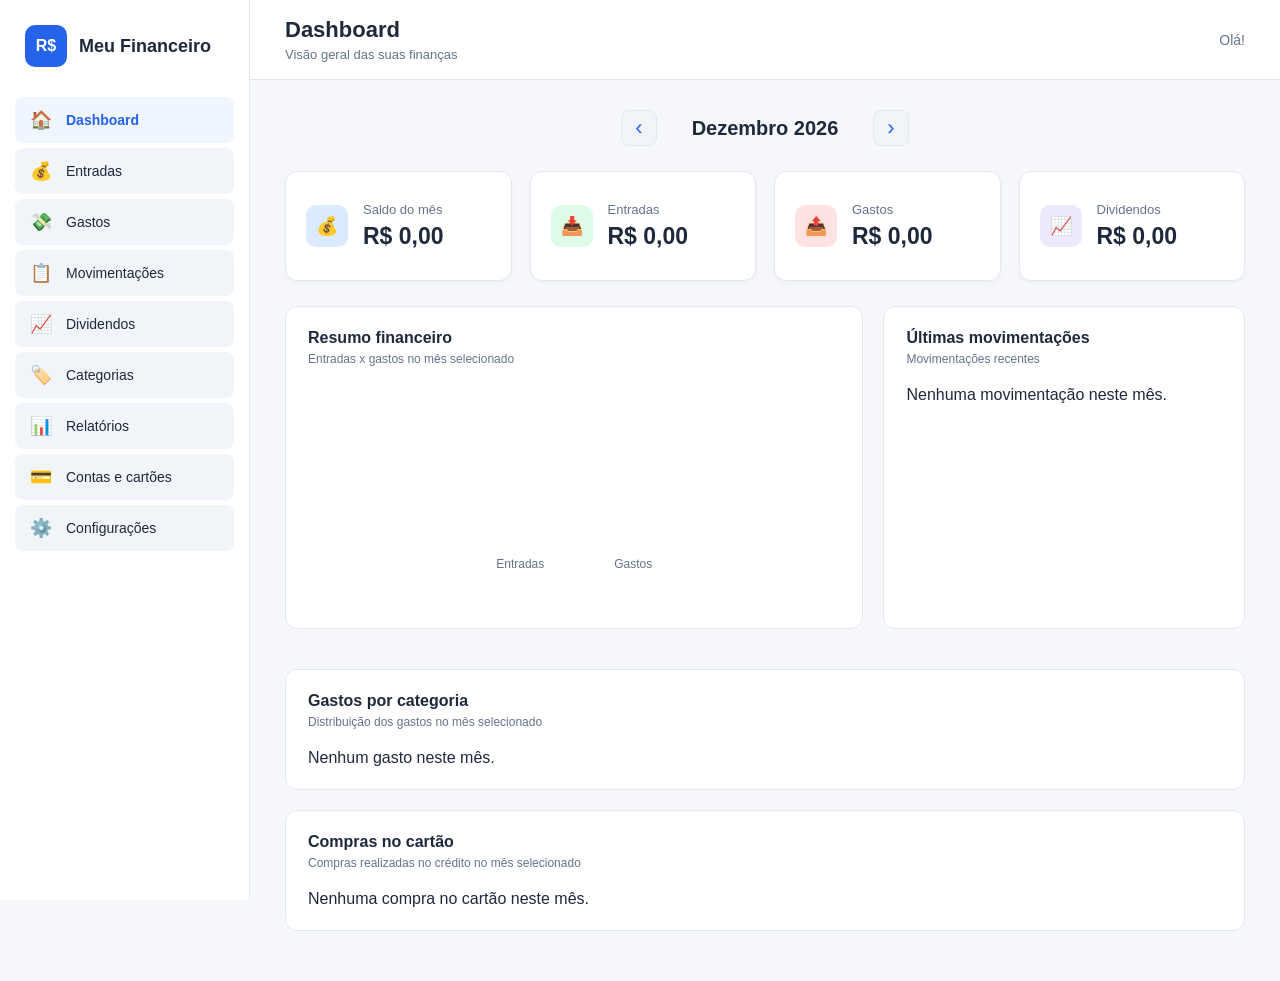
<file: index.html>
<!DOCTYPE html>

<html lang="pt-BR"> <head> <meta charset="UTF-8"> <meta name="viewport" content="width=device-width, initial-scale=1.0">

<title>Meu Financeiro</title>

<link rel="stylesheet" href="css/style.css">

</head>

<body>

<div class="app">

<!-- ============================================================
     MENU LATERAL
     ============================================================ -->

<aside class="sidebar">

    <div class="logo">
        <span class="logo-icon">R$</span>
        <span class="logo-text">Meu Financeiro</span>
    </div>

    <nav class="menu">

        <a href="index.html" class="menu-item active">
            <span class="menu-icon">🏠</span>
            <span>Dashboard</span>
        </a>

        <a href="nova-entrada.html" class="menu-item">
            <span class="menu-icon">💰</span>
            <span>Entradas</span>
        </a>

        <a href="nova-saida.html" class="menu-item">
            <span class="menu-icon">💸</span>
            <span>Gastos</span>
        </a>

        <a href="movimentacoes.html" class="menu-item">
            <span class="menu-icon">📋</span>
            <span>Movimentações</span>
        </a>

        <a href="dividendos.html" class="menu-item">
            <span class="menu-icon">📈</span>
            <span>Dividendos</span>
        </a>

        <a href="categorias.html" class="menu-item">
            <span class="menu-icon">🏷️</span>
            <span>Categorias</span>
        </a>

        <a href="#" class="menu-item">
            <span class="menu-icon">📊</span>
            <span>Relatórios</span>
        </a>

        <a href="contas-cartoes.html" class="menu-item">
            <span class="menu-icon">💳</span>
            <span>Contas e cartões</span>
        </a>

        <a href="configuracoes.html" class="menu-item">
            <span class="menu-icon">⚙️</span>
            <span>Configurações</span>
        </a>

    </nav>

</aside>


<!-- ============================================================
     CONTEÚDO PRINCIPAL
     ============================================================ -->

<main class="main-content">

    <!-- TOPO -->

    <header class="topbar">

        <div class="page-title">
            <h1>Dashboard</h1>
            <p>Visão geral das suas finanças</p>
        </div>

        <div class="user-area">
            <span>Olá!</span>
        </div>

    </header>


    <!-- ========================================================
         CONTEÚDO DO DASHBOARD
         ======================================================== -->

    <section class="content">


        <!-- ====================================================
             NAVEGAÇÃO DO MÊS
             ==================================================== -->

        <div class="month-navigation">

            <button id="mesAnterior" class="btn-mes">
                ‹
            </button>

            <h2 id="nomeMes">
                Setembro 2026
            </h2>

            <button id="mesProximo" class="btn-mes">
                ›
            </button>

        </div>


        <!-- ====================================================
             CARDS PRINCIPAIS
             ==================================================== -->

        <div class="cards-resumo">


            <!-- SALDO -->

            <div class="card resumo saldo">

                <div class="card-icon">
                    💰
                </div>

                <div class="card-info">

                    <span class="card-label">
                        Saldo do mês
                    </span>

                    <strong id="saldoMes">
                        R$ 0,00
                    </strong>

                </div>

            </div>


            <!-- ENTRADAS -->

            <div class="card resumo entradas">

                <div class="card-icon">
                    📥
                </div>

                <div class="card-info">

                    <span class="card-label">
                        Entradas
                    </span>

                    <strong id="totalEntradas">
                        R$ 0,00
                    </strong>

                </div>

            </div>


            <!-- GASTOS -->

            <div class="card resumo gastos">

                <div class="card-icon">
                    📤
                </div>

                <div class="card-info">

                    <span class="card-label">
                        Gastos
                    </span>

                    <strong id="totalGastos">
                        R$ 0,00
                    </strong>

                </div>

            </div>


            <!-- DIVIDENDOS -->

            <div class="card resumo dividendos">

                <div class="card-icon">
                    📈
                </div>

                <div class="card-info">

                    <span class="card-label">
                        Dividendos
                    </span>

                    <strong id="totalDividendos">
                        R$ 0,00
                    </strong>

                </div>

            </div>

        </div>


        <!-- ====================================================
             GRÁFICO / RESUMO
             ==================================================== -->

        <div class="dashboard-grid">

            <div class="panel">

                <div class="panel-header">

                    <div>
                        <h3>Resumo financeiro</h3>

                        <p>
                            Entradas x gastos no mês selecionado
                        </p>
                    </div>

                </div>


                <div class="grafico-barras">

                    <div class="barra-grupo">

                        <div
                            id="barraEntradas"
                            class="barra barra-entrada"
                            style="height: 0%;"
                        ></div>

                        <span>
                            Entradas
                        </span>

                    </div>


                    <div class="barra-grupo">

                        <div
                            id="barraGastos"
                            class="barra barra-gasto"
                            style="height: 0%;"
                        ></div>

                        <span>
                            Gastos
                        </span>

                    </div>

                </div>

            </div>


            <!-- =================================================
                 ÚLTIMAS MOVIMENTAÇÕES
                 ================================================= -->

            <div class="panel">

                <div class="panel-header">

                    <div>

                        <h3>
                            Últimas movimentações
                        </h3>

                        <p>
                            Movimentações recentes
                        </p>

                    </div>

                </div>


                <div id="listaUltimasMovimentacoes">

                    <p class="sem-registros">
                        Nenhuma movimentação encontrada.
                    </p>

                </div>

            </div>

        </div>


        <!-- ====================================================
             GASTOS POR CATEGORIA
             ==================================================== -->

        <div class="panel gastos-categoria">

            <div class="panel-header">

                <div>

                    <h3>
                        Gastos por categoria
                    </h3>

                    <p>
                        Distribuição dos gastos no mês selecionado
                    </p>

                </div>

            </div>


            <div id="listaGastosCategoria">

                <p class="categoria-vazia">
                    Nenhum gasto registrado.
                </p>

            </div>

        </div>


        <!-- ====================================================
             COMPRAS NO CARTÃO
             ==================================================== -->

        <div class="panel compras-cartao">

            <div class="panel-header">

                <div>

                    <h3>
                        Compras no cartão
                    </h3>

                    <p>
                        Compras realizadas no crédito no mês selecionado
                    </p>

                </div>

            </div>


            <div id="listaComprasCartao">

                <p class="categoria-vazia">
                    Nenhuma compra no cartão encontrada.
                </p>

            </div>

        </div>


    </section>

</main>

</div>

<!-- ================================================================ 
                        JAVASCRIPT 
 ================================================================ -->

<script src="js/configuracoes.js"></script>
<script src="js/index.js"></script>

</body> </html>
</file>
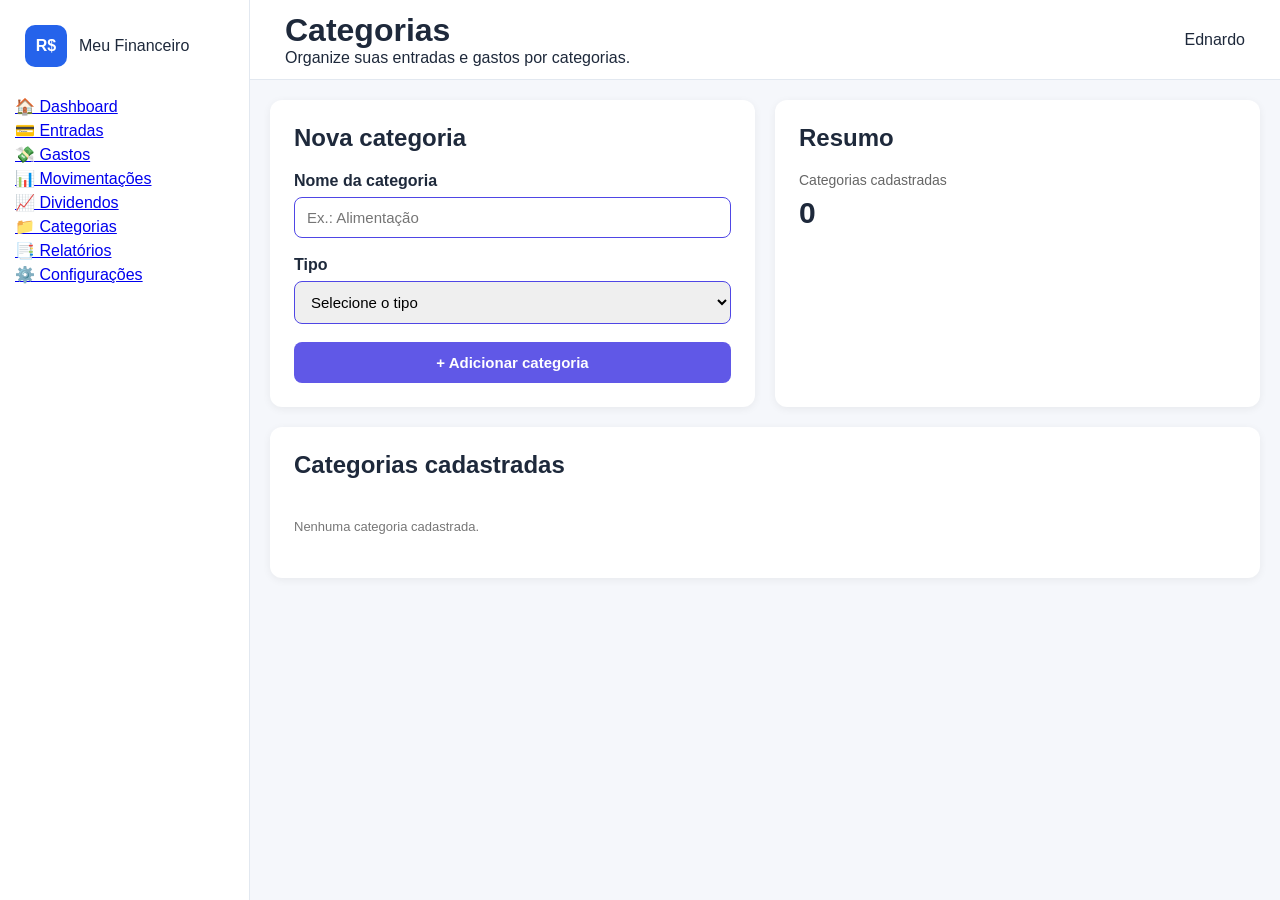
<file: categorias.html>
<!DOCTYPE html>

<html lang="pt-BR">

<head>

<meta charset="UTF-8">

<meta name="viewport" content="width=device-width, initial-scale=1.0">

<title>Categorias - Meu Financeiro</title>

<link rel="stylesheet" href="css/style.css">
<link rel="stylesheet" href="css/categorias.css">

</head>

<body>

<div class="app">

<aside class="sidebar">

    <div class="logo">

        <span class="logo-icon">R$</span>

        <span>Meu Financeiro</span>

    </div>


    <nav class="menu">

        <a href="index.html">
            🏠 Dashboard
        </a>

        <a href="contas-cartoes.html">
            💳 Entradas
        </a>

        <a href="nova-saida.html">
            💸 Gastos
        </a>

        <a href="movimentacoes.html">
            📊 Movimentações
        </a>

        <a href="dividendos.html">
            📈 Dividendos
        </a>

        <a href="categorias.html" class="active">
            📁 Categorias
        </a>

        <a href="#">
            📑 Relatórios
        </a>

        <a href="#">
            ⚙️ Configurações
        </a>

    </nav>

</aside>


<main class="main-content">


    <header class="topbar">

        <div>

            <h1>Categorias</h1>

            <p>
                Organize suas entradas e gastos por categorias.
            </p>

        </div>


        <div class="usuario">

            Ednardo

        </div>

    </header>


    <section class="conteudo-categorias">


        <div class="card-formulario">

            <h2>Nova categoria</h2>


            <form id="formulario">


                <div class="campo">

                    <label for="nome">
                        Nome da categoria
                    </label>

                    <input
                        type="text"
                        id="nome"
                        placeholder="Ex.: Alimentação"
                        required
                    >

                </div>


                <div class="campo">

                    <label for="tipo">
                        Tipo
                    </label>

                    <select id="tipo" required>

                        <option value="">
                            Selecione o tipo
                        </option>

                        <option value="entrada">
                            Entrada
                        </option>

                        <option value="saida">
                            Gasto
                        </option>

                        <option value="ambos">
                            Entrada e Gasto
                        </option>

                    </select>

                </div>


                <button
                    type="submit"
                    class="btn-salvar"
                >
                    + Adicionar categoria
                </button>


            </form>

        </div>


        <div class="card-resumo">

            <h2>Resumo</h2>


            <div class="resumo-valor">

                <span>
                    Categorias cadastradas
                </span>

                <strong id="totalCategorias">
                    0
                </strong>

            </div>

        </div>


        <div class="card-lista">

            <div class="titulo-lista">

                <h2>
                    Categorias cadastradas
                </h2>

            </div>


            <div id="listaCategorias">

                <p class="sem-registros">
                    Nenhuma categoria cadastrada.
                </p>

            </div>

        </div>


    </section>


</main>

</div>

<script src="js/configuracoes.js"></script>
<script src="js/categorias.js"></script>

</body>

</html>
</file>
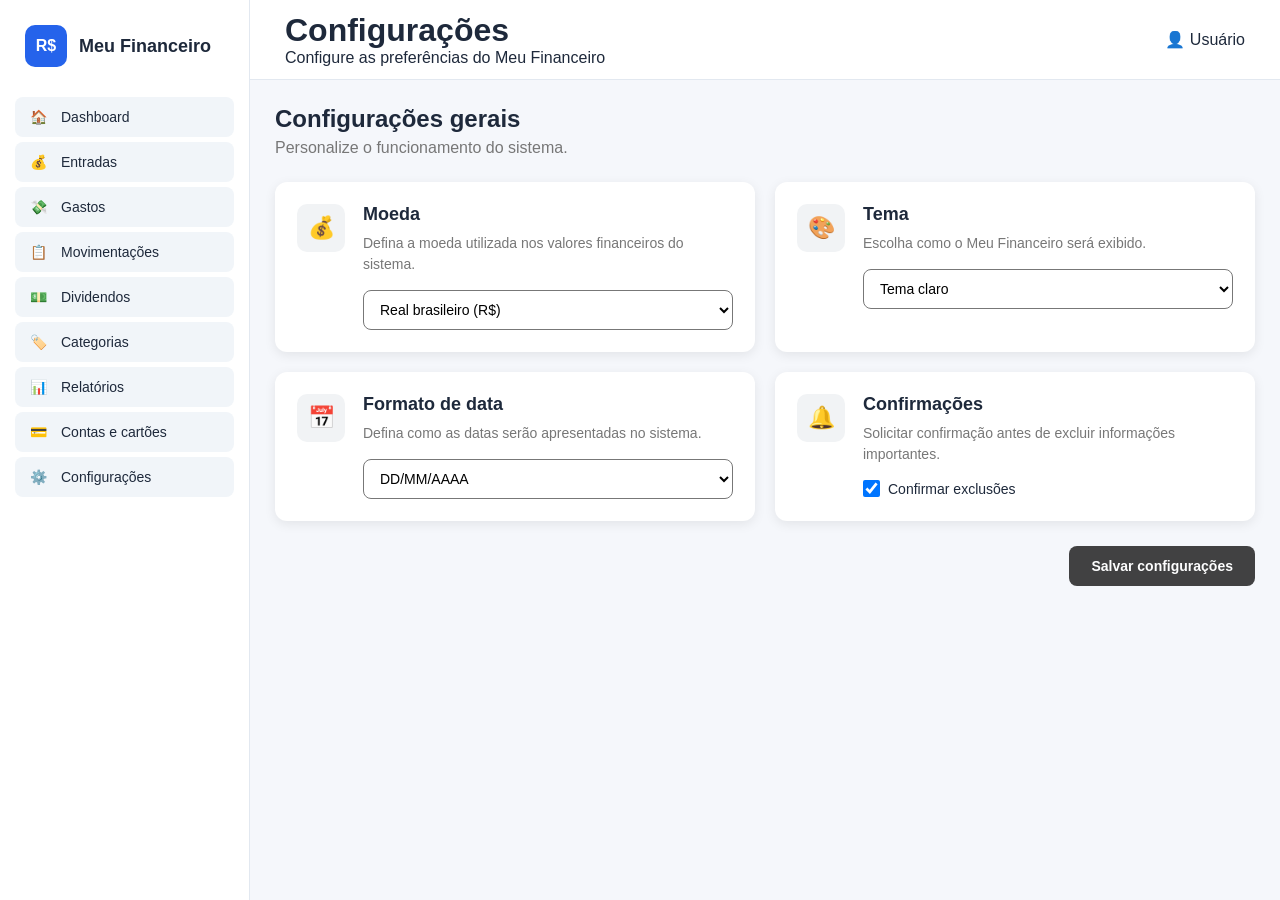
<file: configuracoes.html>
<!DOCTYPE html>

<html lang="pt-BR">

<head> <meta charset="UTF-8"> <meta name="viewport" content="width=device-width, initial-scale=1.0">

<title>Configurações - Meu Financeiro</title>

<link rel="stylesheet" href="css/style.css">
<link rel="stylesheet" href="css/configuracoes.css">

</head>

<body>

<div class="app">

    <!-- =====================================================
         MENU LATERAL
         ===================================================== -->

    <aside class="sidebar">

        <div class="logo">
            <span class="logo-icon">R$</span>
            <span class="logo-text">Meu Financeiro</span>
        </div>

        <nav class="menu">

            <a href="index.html" class="menu-item">
                <span>🏠</span>
                <span>Dashboard</span>
            </a>

            <a href="nova-entrada.html" class="menu-item">
                <span>💰</span>
                <span>Entradas</span>
            </a>

            <a href="nova-saida.html" class="menu-item">
                <span>💸</span>
                <span>Gastos</span>
            </a>

            <a href="movimentacoes.html" class="menu-item">
                <span>📋</span>
                <span>Movimentações</span>
            </a>

            <a href="dividendos.html" class="menu-item">
                <span>💵</span>
                <span>Dividendos</span>
            </a>

            <a href="categorias.html" class="menu-item">
                <span>🏷️</span>
                <span>Categorias</span>
            </a>

            <a href="relatorios.html" class="menu-item">
                <span>📊</span>
                <span>Relatórios</span>
            </a>

            <a href="contas-cartoes.html" class="menu-item">
                <span>💳</span>
                <span>Contas e cartões</span>
            </a>

            <a href="configuracoes.html" class="menu-item ativo">
                <span>⚙️</span>
                <span>Configurações</span>
            </a>

        </nav>

    </aside>


    <!-- =====================================================
         CONTEÚDO PRINCIPAL
         ===================================================== -->

    <main class="main-content">

        <!-- TOPO -->

        <header class="topbar">

            <div>
                <h1>Configurações</h1>
                <p>Configure as preferências do Meu Financeiro</p>
            </div>

            <div class="usuario">
                <span class="usuario-icon">👤</span>
                <span>Usuário</span>
            </div>

        </header>


        <!-- CONTEÚDO -->

        <section class="conteudo-configuracoes">

            <div class="titulo-secao">
                <h2>Configurações gerais</h2>
                <p>Personalize o funcionamento do sistema.</p>
            </div>


            <div class="configuracoes-grid">

                <!-- MOEDA -->

                <div class="configuracao-card">

                    <div class="configuracao-icon">
                        💰
                    </div>

                    <div class="configuracao-info">

                        <h3>Moeda</h3>

                        <p>
                            Defina a moeda utilizada nos valores
                            financeiros do sistema.
                        </p>

                        <select id="moeda">
                            <option value="BRL">Real brasileiro (R$)</option>
                            <option value="USD">Dólar americano (US$)</option>
                            <option value="EUR">Euro (€)</option>
                        </select>

                    </div>

                </div>


                <!-- TEMA -->

                <div class="configuracao-card">

                    <div class="configuracao-icon">
                        🎨
                    </div>

                    <div class="configuracao-info">

                        <h3>Tema</h3>

                        <p>
                            Escolha como o Meu Financeiro
                            será exibido.
                        </p>

                        <select id="tema">
                            <option value="claro">Tema claro</option>
                            <option value="escuro">Tema escuro</option>
                            <option value="sistema">Seguir sistema</option>
                        </select>

                    </div>

                </div>


                <!-- FORMATO DE DATA -->

                <div class="configuracao-card">

                    <div class="configuracao-icon">
                        📅
                    </div>

                    <div class="configuracao-info">

                        <h3>Formato de data</h3>

                        <p>
                            Defina como as datas serão apresentadas
                            no sistema.
                        </p>

                        <select id="formatoData">
                            <option value="dd/mm/yyyy">DD/MM/AAAA</option>
                            <option value="mm/dd/yyyy">MM/DD/AAAA</option>
                        </select>

                    </div>

                </div>


                <!-- CONFIRMAÇÕES -->

                <div class="configuracao-card">

                    <div class="configuracao-icon">
                        🔔
                    </div>

                    <div class="configuracao-info">

                        <h3>Confirmações</h3>

                        <p>
                            Solicitar confirmação antes de excluir
                            informações importantes.
                        </p>

                        <label class="configuracao-checkbox">

                            <input
                                type="checkbox"
                                id="confirmarExclusao"
                                checked
                            >

                            <span>
                                Confirmar exclusões
                            </span>

                        </label>

                    </div>

                </div>

            </div>


            <!-- BOTÃO SALVAR -->

            <div class="acoes-configuracoes">

                <button
                    type="button"
                    id="btnSalvar"
                    class="btn-salvar"
                >
                    Salvar configurações
                </button>

            </div>

        </section>

    </main>

</div>


<script src="js/configuracoes.js"></script>

</body>

</html>
</file>
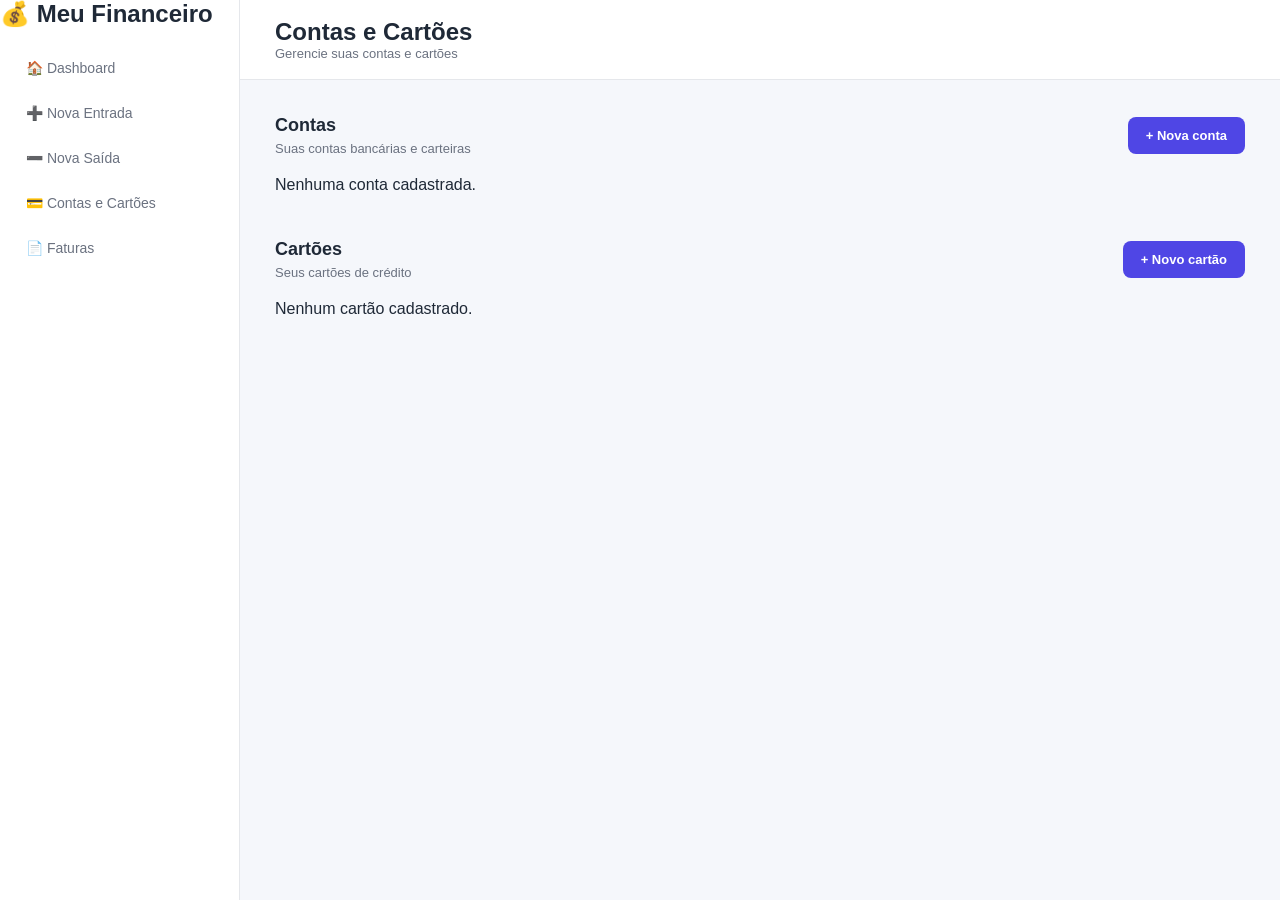
<file: contas-cartoes.html>
<!DOCTYPE html>

<html lang="pt-BR">

<head>

<meta charset="UTF-8">

<meta name="viewport" content="width=device-width, initial-scale=1.0">

<title>Contas e Cartões - Meu Financeiro</title>

<link rel="stylesheet" href="css/contas-cartoes.css">

</head>

<body>

<!-- ============================================================
     BARRA LATERAL
============================================================= -->

<aside class="sidebar">

    <div class="logo">

        <h1>💰 Meu Financeiro</h1>

    </div>


    <nav class="menu">

        <a href="index.html">
            🏠 Dashboard
        </a>

        <a href="nova-entrada.html">
            ➕ Nova Entrada
        </a>

        <a href="nova-saida.html">
            ➖ Nova Saída
        </a>

        <a href="contas-cartoes.html" class="ativo">
            💳 Contas e Cartões
        </a>

        <a href="faturas.html">
            📄 Faturas
        </a>

    </nav>

</aside>



<!-- ============================================================
     ÁREA PRINCIPAL
============================================================= -->

<main class="main">


    <!-- ========================================================
         TOPO
    ========================================================= -->

    <header class="topbar">

        <div>

            <h2>
                Contas e Cartões
            </h2>

            <p>
                Gerencie suas contas e cartões
            </p>

        </div>

    </header>



    <!-- ========================================================
         CONTEÚDO
    ========================================================= -->

    <div class="conteudo">


        <!-- ====================================================
             CONTAS
        ===================================================== -->

        <section class="secao">


            <div class="secao-cabecalho">

                <div>

                    <h2>
                        Contas
                    </h2>

                    <p>
                        Suas contas bancárias e carteiras
                    </p>

                </div>


                <button
                    id="btnNovaConta"
                    class="btn-principal"
                    type="button"
                >
                    + Nova conta
                </button>

            </div>



            <div class="contas-grid">


                <!-- =================================================
                     CONTA NUBANK
                ================================================== -->

                <div class="conta-card">

                    <div class="conta-topo">

                        <div class="conta-icone">
                            💳
                        </div>

                        <span class="status ativo">
                            Ativa
                        </span>

                    </div>


                    <div class="conta-info">

                        <h3>
                            Nubank
                        </h3>

                        <p>
                            Nubank
                        </p>

                        <p>
                            Conta corrente
                        </p>

                    </div>


                    <div class="conta-saldo">

                        <span>
                            Saldo atual
                        </span>

                        <strong>
                            R$ 2.450,00
                        </strong>

                    </div>


                    <div class="conta-botoes">

                        <button
                            type="button"
                            class="btn-secundario"
                        >
                            Ver conta
                        </button>

                        <button
                            type="button"
                            class="btn-perigo"
                        >
                            Excluir conta
                        </button>

                    </div>

                </div>



                <!-- =================================================
                     CONTA MERCADO PAGO
                ================================================== -->

                <div class="conta-card">

                    <div class="conta-topo">

                        <div class="conta-icone">
                            💳
                        </div>

                        <span class="status ativo">
                            Ativa
                        </span>

                    </div>


                    <div class="conta-info">

                        <h3>
                            Mercado Pago
                        </h3>

                        <p>
                            Mercado Pago
                        </p>

                        <p>
                            Conta digital
                        </p>

                    </div>


                    <div class="conta-saldo">

                        <span>
                            Saldo atual
                        </span>

                        <strong>
                            R$ 850,00
                        </strong>

                    </div>


                    <div class="conta-botoes">

                        <button
                            type="button"
                            class="btn-secundario"
                        >
                            Ver conta
                        </button>

                        <button
                            type="button"
                            class="btn-perigo"
                        >
                            Excluir conta
                        </button>

                    </div>

                </div>



                <!-- =================================================
                     CONTA CAIXA
                ================================================== -->

                <div class="conta-card">

                    <div class="conta-topo">

                        <div class="conta-icone">
                            🏦
                        </div>

                        <span class="status ativo">
                            Ativa
                        </span>

                    </div>


                    <div class="conta-info">

                        <h3>
                            Caixa
                        </h3>

                        <p>
                            Caixa Econômica Federal
                        </p>

                        <p>
                            Conta corrente
                        </p>

                    </div>


                    <div class="conta-saldo">

                        <span>
                            Saldo atual
                        </span>

                        <strong>
                            R$ 1.320,00
                        </strong>

                    </div>


                    <div class="conta-botoes">

                        <button
                            type="button"
                            class="btn-secundario"
                        >
                            Ver conta
                        </button>

                        <button
                            type="button"
                            class="btn-perigo"
                        >
                            Excluir conta
                        </button>

                    </div>

                </div>


            </div>

        </section>



        <!-- ====================================================
             CARTÕES
        ===================================================== -->

        <section class="secao">


            <div class="secao-cabecalho cartoes-cabecalho">

                <div>

                    <h2>
                        Cartões
                    </h2>

                    <p>
                        Seus cartões de crédito
                    </p>

                </div>


                <button
                    id="btnNovoCartao"
                    class="btn-principal"
                    type="button"
                >
                    + Novo cartão
                </button>

            </div>



            <div class="cartoes-grid">


                <!-- =================================================
                     CARTÃO NUBANK
                ================================================== -->

                <div class="cartao-card">

                    <div class="cartao-topo">

                        <div class="cartao-icone">
                            💳
                        </div>

                        <span class="status ativo">
                            Ativo
                        </span>

                    </div>


                    <div class="cartao-numero">

                        <span>
                            Nubank
                        </span>

                        <strong>
                            •••• 1234
                        </strong>

                    </div>


                    <div class="cartao-dados">

                        <div>

                            <span>
                                Instituição
                            </span>

                            <strong>
                                Nubank
                            </strong>

                        </div>


                        <div>

                            <span>
                                Limite
                            </span>

                            <strong>
                                R$ 1.500,00
                            </strong>

                        </div>

                    </div>


                    <div class="cartao-rodape">

                        <span>
                            Cartão de crédito
                        </span>

                        <button
                            type="button"
                            class="btn-perigo"
                        >
                            Excluir cartão
                        </button>

                    </div>

                </div>



                <!-- =================================================
                     CARTÃO MERCADO PAGO
                ================================================== -->

                <div class="cartao-card">

                    <div class="cartao-topo">

                        <div class="cartao-icone">
                            💳
                        </div>

                        <span class="status ativo">
                            Ativo
                        </span>

                    </div>


                    <div class="cartao-numero">

                        <span>
                            Mercado Pago
                        </span>

                        <strong>
                            •••• 5678
                        </strong>

                    </div>


                    <div class="cartao-dados">

                        <div>

                            <span>
                                Instituição
                            </span>

                            <strong>
                                Mercado Pago
                            </strong>

                        </div>


                        <div>

                            <span>
                                Limite
                            </span>

                            <strong>
                                R$ 1.500,00
                            </strong>

                        </div>

                    </div>


                    <div class="cartao-rodape">

                        <span>
                            Cartão de crédito
                        </span>

                        <button
                            type="button"
                            class="btn-perigo"
                        >
                            Excluir cartão
                        </button>

                    </div>

                </div>



                <!-- =================================================
                     CARTÃO CAIXA
                ================================================== -->

                <div class="cartao-card">

                    <div class="cartao-topo">

                        <div class="cartao-icone">
                            💳
                        </div>

                        <span class="status ativo">
                            Ativo
                        </span>

                    </div>


                    <div class="cartao-numero">

                        <span>
                            Caixa
                        </span>

                        <strong>
                            •••• 9012
                        </strong>

                    </div>


                    <div class="cartao-dados">

                        <div>

                            <span>
                                Instituição
                            </span>

                            <strong>
                                Caixa
                            </strong>

                        </div>


                        <div>

                            <span>
                                Limite
                            </span>

                            <strong>
                                R$ 1.500,00
                            </strong>

                        </div>

                    </div>


                    <div class="cartao-rodape">

                        <span>
                            Cartão de crédito
                        </span>

                        <button
                            type="button"
                            class="btn-perigo"
                        >
                            Excluir cartão
                        </button>

                    </div>

                </div>


            </div>

        </section>


    </div>

</main>



<!-- ============================================================
     JAVASCRIPT
============================================================= -->

<script src="js/configuracoes.js"></script>
<script src="js/contas-cartoes.js"></script>


</body>

</html>
</file>
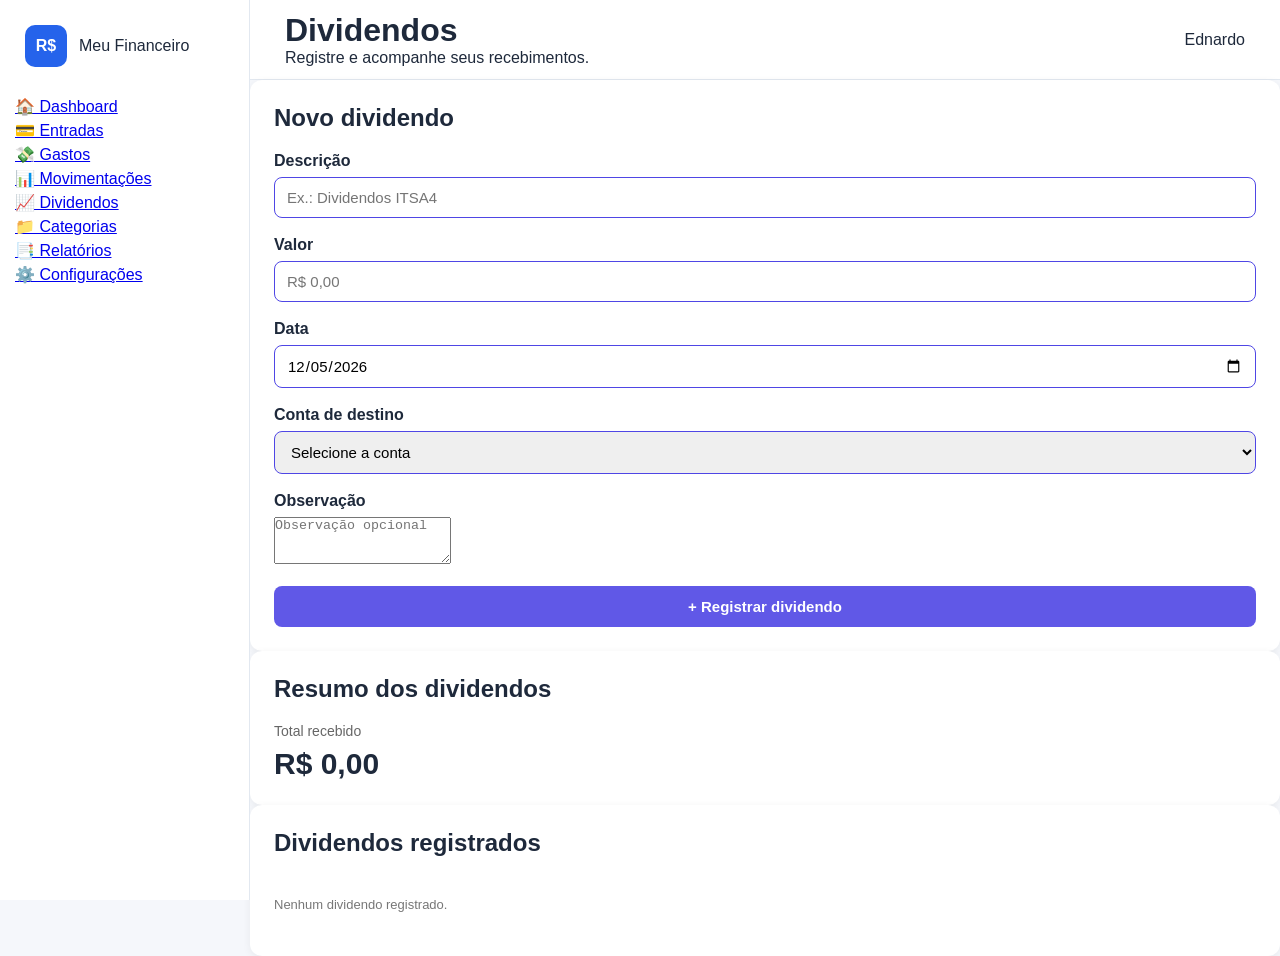
<file: dividendos.html>
<!DOCTYPE html> <html lang="pt-BR"> <head> <meta charset="UTF-8"> <meta name="viewport" content="width=device-width, initial-scale=1.0"> <title>Dividendos - Meu Financeiro</title>
<link rel="stylesheet" href="css/style.css">
<link rel="stylesheet" href="css/dividendos.css">
</head> <body>
<div class="app">

    <aside class="sidebar">

        <div class="logo">
            <span class="logo-icon">R$</span>
            <span>Meu Financeiro</span>
        </div>

        <nav class="menu">

            <a href="index.html">🏠 Dashboard</a>

            <a href="contas-cartoes.html">💳 Entradas</a>

            <a href="nova-saida.html">💸 Gastos</a>

            <a href="movimentacoes.html">📊 Movimentações</a>

            <a href="dividendos.html" class="active">📈 Dividendos</a>

            <a href="#">📁 Categorias</a>

            <a href="#">📑 Relatórios</a>

            <a href="#">⚙️ Configurações</a>

        </nav>

    </aside>


    <main class="main-content">

        <header class="topbar">

            <div>
                <h1>Dividendos</h1>
                <p>Registre e acompanhe seus recebimentos.</p>
            </div>

            <div class="usuario">
                Ednardo
            </div>

        </header>


        <section class="conteudo-dividendos">

            <div class="card-formulario">

                <h2>Novo dividendo</h2>

                <form id="formulario">

                    <div class="campo">

                        <label for="descricao">
                            Descrição
                        </label>

                        <input
                            type="text"
                            id="descricao"
                            placeholder="Ex.: Dividendos ITSA4"
                            required
                        >

                    </div>


                    <div class="campo">

                        <label for="valor">
                            Valor
                        </label>

                        <input
                            type="text"
                            id="valor"
                            placeholder="R$ 0,00"
                            required
                        >

                    </div>


                    <div class="campo">

                        <label for="data">
                            Data
                        </label>

                        <input
                            type="date"
                            id="data"
                            required
                        >

                    </div>


                    <div class="campo">

                        <label for="conta">
                            Conta de destino
                        </label>

                        <select id="conta" required>

                            <option value="">
                                Selecione a conta
                            </option>

                            <option value="nubank">
                                Nubank
                            </option>

                            <option value="mercado-pago">
                                Mercado Pago
                            </option>

                            <option value="caixa">
                                Caixa
                            </option>

                        </select>

                    </div>


                    <div class="campo">

                        <label for="observacao">
                            Observação
                        </label>

                        <textarea
                            id="observacao"
                            rows="3"
                            placeholder="Observação opcional"
                        ></textarea>

                    </div>


                    <button
                        type="submit"
                        class="btn-salvar"
                    >
                        + Registrar dividendo
                    </button>

                </form>

            </div>


            <div class="card-resumo">

                <h2>Resumo dos dividendos</h2>

                <div class="resumo-valor">

                    <span>Total recebido</span>

                    <strong id="totalDividendos">
                        R$ 0,00
                    </strong>

                </div>

            </div>


            <div class="card-lista">

                <div class="titulo-lista">

                    <h2>Dividendos registrados</h2>

                </div>

                <div id="listaDividendos">

                    <p class="sem-registros">
                        Nenhum dividendo registrado.
                    </p>

                </div>

            </div>

        </section>

    </main>

</div>

<script src="js/configuracoes.js"></script>
<script src="js/dividendos.js"></script>
</body> </html>
</file>
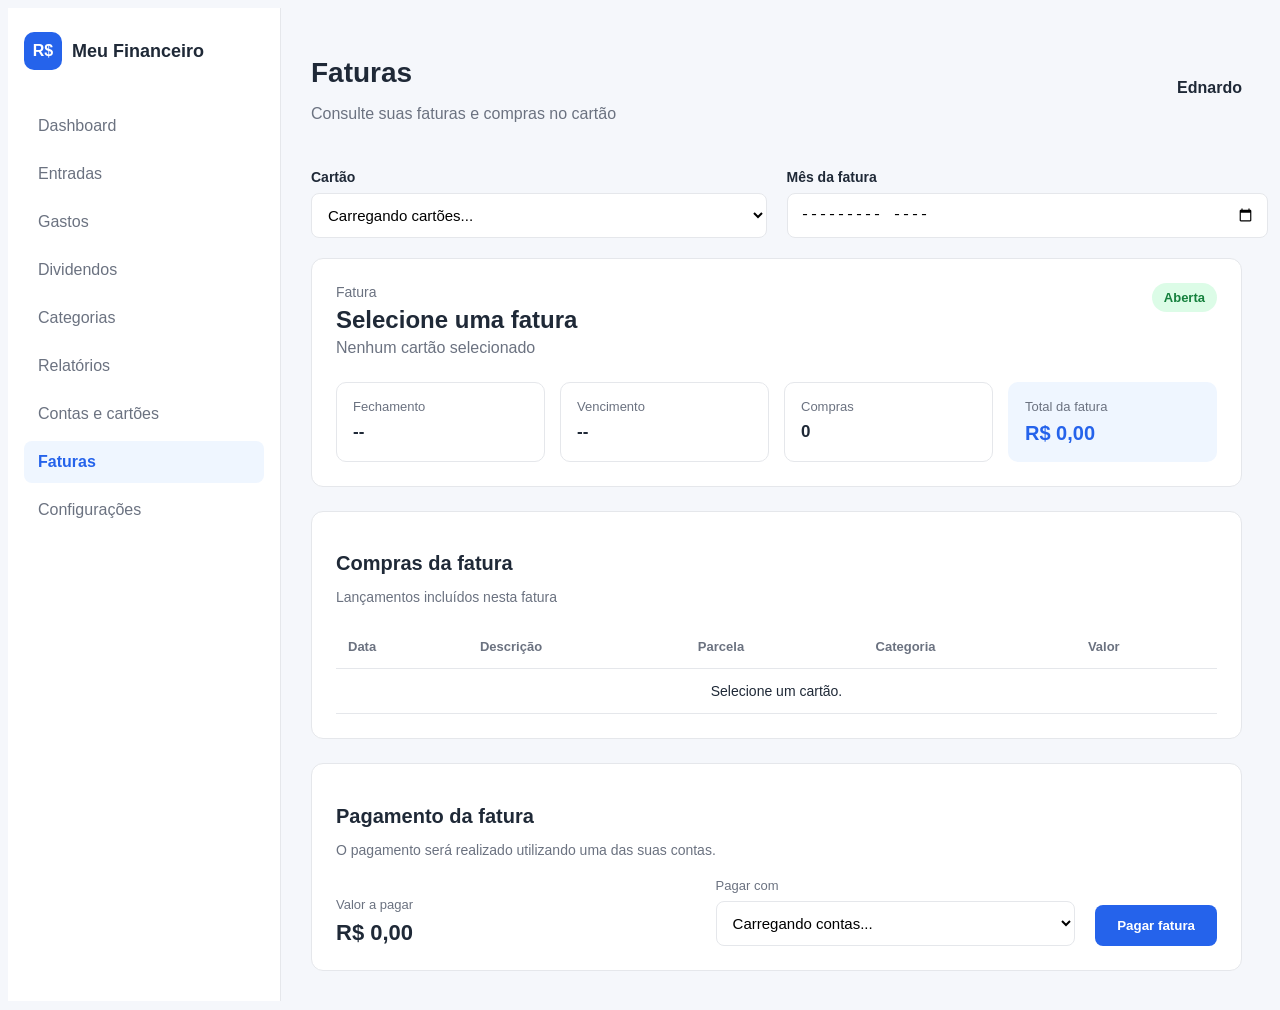
<file: faturas.html>
<!DOCTYPE html>
<html lang="pt-BR">
<head>
    <meta charset="UTF-8">
    <meta name="viewport" content="width=device-width, initial-scale=1.0">
    <title>Faturas - Meu Financeiro</title>
    <link rel="stylesheet" href="css/faturas.css">
</head>
<body>
<div class="app">
<aside class="sidebar">
    <div class="logo">
        <span class="logo-icone">R$</span>
        <span class="logo-texto">Meu Financeiro</span>
    </div>

    <nav class="menu">
        <a href="index.html">Dashboard</a>
        <a href="nova-entrada.html">Entradas</a>
        <a href="nova-saida.html">Gastos</a>
        <a href="#">Dividendos</a>
        <a href="#">Categorias</a>
        <a href="#">Relatórios</a>
        <a href="contas-cartoes.html">Contas e cartões</a>
        <a href="faturas.html" class="ativo">Faturas</a>
        <a href="#">Configurações</a>
    </nav>
</aside>

<main class="main">

    <header class="topbar">
        <div>
            <h1>Faturas</h1>
            <p>Consulte suas faturas e compras no cartão</p>
        </div>
        <div class="usuario">Ednardo</div>
    </header>

    <section class="filtros">
        <div class="campo">
            <label for="cartao">Cartão</label>
            <select id="cartao">
                <option value="">Carregando cartões...</option>
            </select>
        </div>

        <div class="campo">
            <label for="mes">Mês da fatura</label>
            <input type="month" id="mes">
        </div>
    </section>

    <section class="resumo">
        <div class="cabecalho-fatura">
            <div>
                <span class="label">Fatura</span>
                <h2 id="tituloFatura">Selecione uma fatura</h2>
                <span id="nomeCartao">Nenhum cartão selecionado</span>
            </div>

            <div class="status aberta" id="statusFatura">Aberta</div>
        </div>

        <div class="informacoes-fatura">
            <div class="info">
                <span>Fechamento</span>
                <strong id="fechamento">--</strong>
            </div>

            <div class="info">
                <span>Vencimento</span>
                <strong id="vencimento">--</strong>
            </div>

            <div class="info">
                <span>Compras</span>
                <strong id="quantidadeCompras">0</strong>
            </div>

            <div class="info destaque">
                <span>Total da fatura</span>
                <strong id="totalFatura">R$ 0,00</strong>
            </div>
        </div>
    </section>

    <section class="compras">
        <div class="titulo-secao">
            <div>
                <h2>Compras da fatura</h2>
                <p>Lançamentos incluídos nesta fatura</p>
            </div>
        </div>

        <div class="tabela-container">
            <table>
                <thead>
                    <tr>
                        <th>Data</th>
                        <th>Descrição</th>
                        <th>Parcela</th>
                        <th>Categoria</th>
                        <th>Valor</th>
                    </tr>
                </thead>
                <tbody id="listaCompras">
                    <tr>
                        <td colspan="5" style="text-align:center;">
                            Selecione um cartão.
                        </td>
                    </tr>
                </tbody>
            </table>
        </div>
    </section>

    <section class="pagamento">
        <div>
            <h2>Pagamento da fatura</h2>
            <p>O pagamento será realizado utilizando uma das suas contas.</p>
        </div>

        <div class="pagamento-info">
            <div>
                <span>Valor a pagar</span>
                <strong id="valorPagamento">R$ 0,00</strong>
            </div>

            <div>
                <label for="contaPagamento">Pagar com</label>
                <select id="contaPagamento">
                    <option value="">Carregando contas...</option>
                </select>
            </div>

            <button type="button" id="btnPagar">
                Pagar fatura
            </button>

            <div id="dadosPagamento" class="dados-pagamento" style="display:none;">
                <h3>Pagamento realizado</h3>

                <p>
                    <strong>Conta utilizada:</strong>
                    <span id="contaPagamentoInfo">-</span>
                </p>

                <p>
                    <strong>Data do pagamento:</strong>
                    <span id="dataPagamentoInfo">-</span>
                </p>

                <p>
                    <strong>Valor pago:</strong>
                    <span id="valorPagamentoInfo">R$ 0,00</span>
                </p>
            </div>
        </div>
    </section>

</main>
</div>

<!-- ================================================================ 
                    JAVASCRIPT 
 ================================================================ -->

<script src="js/configuracoes.js"></script>
<script src="js/faturas.js"></script>
</body>
</html>
</file>
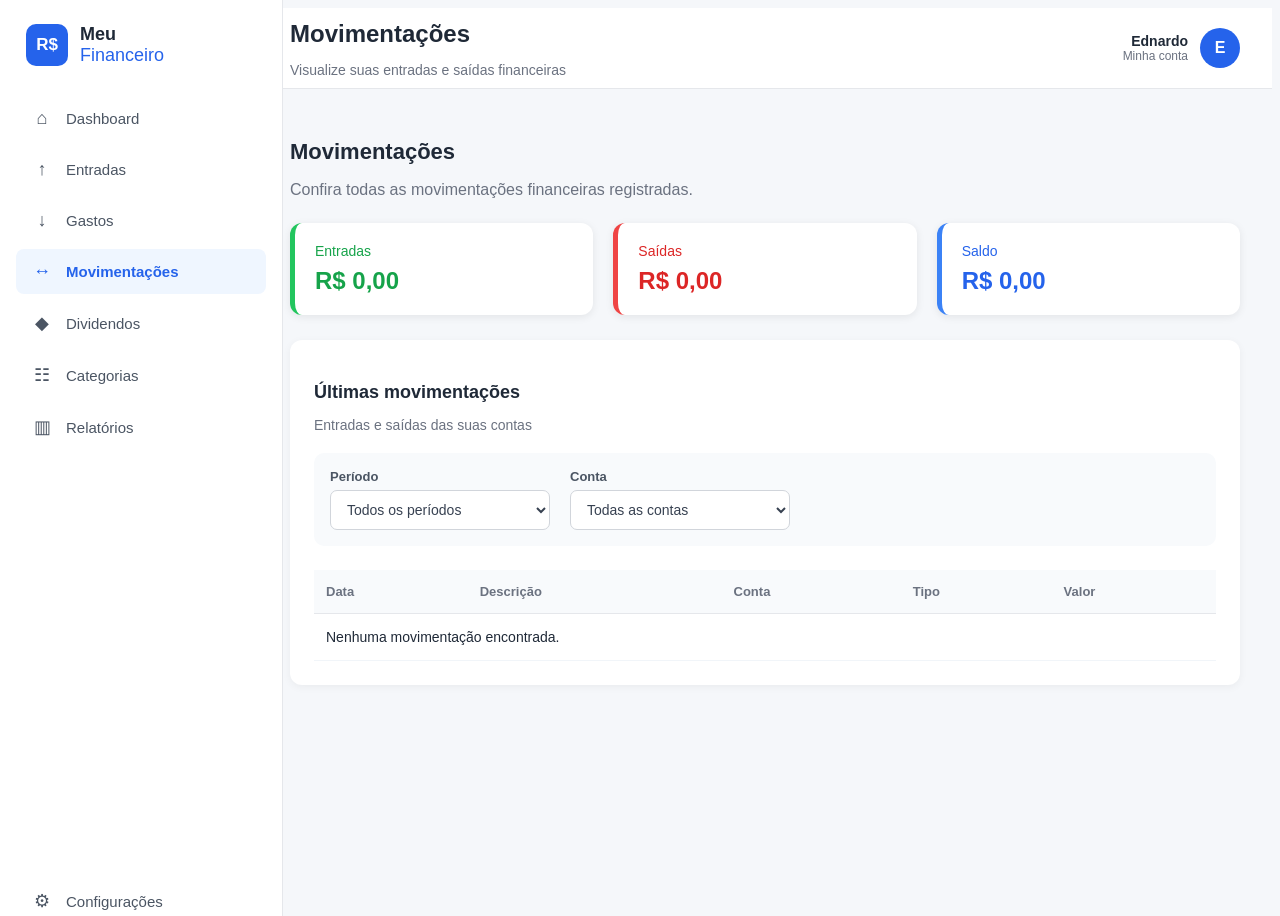
<file: movimentacoes.html>
<!DOCTYPE html>

<html lang="pt-BR">

<head>


<meta charset="UTF-8">

<meta name="viewport" content="width=device-width, initial-scale=1.0">

<title>Movimentações - Meu Financeiro</title>

<link rel="stylesheet" href="css/movimentacoes.css">


</head>

<body>

<aside class="sidebar">


<div class="logo">

    <div class="logo-icon">R$</div>

    <div class="logo-text">
        <strong>Meu</strong>
        <span>Financeiro</span>
    </div>

</div>


<nav class="menu">

    <a href="index.html" class="menu-item">
        <span class="menu-icon">⌂</span>
        <span>Dashboard</span>
    </a>


    <a href="contas-cartoes.html" class="menu-item">
        <span class="menu-icon entrada">↑</span>
        <span>Entradas</span>
    </a>


    <a href="nova-saida.html" class="menu-item">
        <span class="menu-icon saida">↓</span>
        <span>Gastos</span>
    </a>


    <a href="movimentacoes.html" class="menu-item active">
        <span class="menu-icon">↔</span>
        <span>Movimentações</span>
    </a>


    <a href="#" class="menu-item">
        <span class="menu-icon dividendo">◆</span>
        <span>Dividendos</span>
    </a>


    <a href="#" class="menu-item">
        <span class="menu-icon">☷</span>
        <span>Categorias</span>
    </a>


    <a href="#" class="menu-item">
        <span class="menu-icon">▥</span>
        <span>Relatórios</span>
    </a>

</nav>


<div class="menu-bottom">

    <a href="#" class="menu-item">
        <span class="menu-icon">⚙</span>
        <span>Configurações</span>
    </a>

</div>


</aside>

<main class="main-content">


<header class="topbar">

    <button class="mobile-menu-button">
        ☰
    </button>


    <div class="page-title">

        <h1>Movimentações</h1>

        <p>
            Visualize suas entradas e saídas financeiras
        </p>

    </div>


    <div class="user-area">

        <div class="user-info">

            <strong>Ednardo</strong>

            <span>Minha conta</span>

        </div>


        <div class="user-avatar">
            E
        </div>

    </div>

</header>



<section class="content">


    <div class="welcome">

        <div>

            <h2>Movimentações</h2>

            <p>
                Confira todas as movimentações financeiras registradas.
            </p>

        </div>

    </div>



    <!-- =====================================================
    RESUMO FINANCEIRO
    ===================================================== -->

    <div class="resumo-movimentacoes">


        <div class="card-resumo entrada">

            <span class="titulo-resumo">
                Entradas
            </span>

            <strong id="totalEntradas">
                R$ 0,00
            </strong>

        </div>


        <div class="card-resumo saida">

            <span class="titulo-resumo">
                Saídas
            </span>

            <strong id="totalSaidas">
                R$ 0,00
            </strong>

        </div>


        <div class="card-resumo saldo">

            <span class="titulo-resumo">
                Saldo
            </span>

            <strong id="saldoMovimentacoes">
                R$ 0,00
            </strong>

        </div>


    </div>



    <div class="panel">


        <div class="panel-header">


            <div>

                <h3>
                    Últimas movimentações
                </h3>

                <p>
                    Entradas e saídas das suas contas
                </p>

            </div>


        </div>



        <!-- =====================================================
        FILTROS
        ===================================================== -->

        <div class="filtros-movimentacoes">


            <div class="filtro">

                <label for="filtroMes">
                    Período
                </label>


                <select id="filtroMes">

                    <option value="todos">
                        Todos os períodos
                    </option>

                </select>

            </div>



            <div class="filtro">

                <label for="filtroConta">
                    Conta
                </label>


                <select id="filtroConta">

                    <option value="todas">
                        Todas as contas
                    </option>

                    <option value="nubank">
                        Nubank
                    </option>

                    <option value="mercado-pago">
                        Mercado Pago
                    </option>

                    <option value="caixa">
                        Caixa
                    </option>

                    <option value="dinheiro">
                        Dinheiro em espécie
                    </option>

                </select>

            </div>


        </div>



        <div class="table-container">


            <table>


                <thead>

                    <tr>

                        <th>
                            Data
                        </th>

                        <th>
                            Descrição
                        </th>

                        <th>
                            Conta
                        </th>

                        <th>
                            Tipo
                        </th>

                        <th>
                            Valor
                        </th>

                    </tr>

                </thead>



                <tbody id="listaMovimentacoes">


                    <tr>

                        <td colspan="5">
                            Nenhuma movimentação encontrada.
                        </td>

                    </tr>


                </tbody>


            </table>


        </div>


    </div>


</section>


</main>

<script src="js/configuracoes.js"></script>
<script src="js/movimentacoes.js"></script>

</body>

</html>
</file>
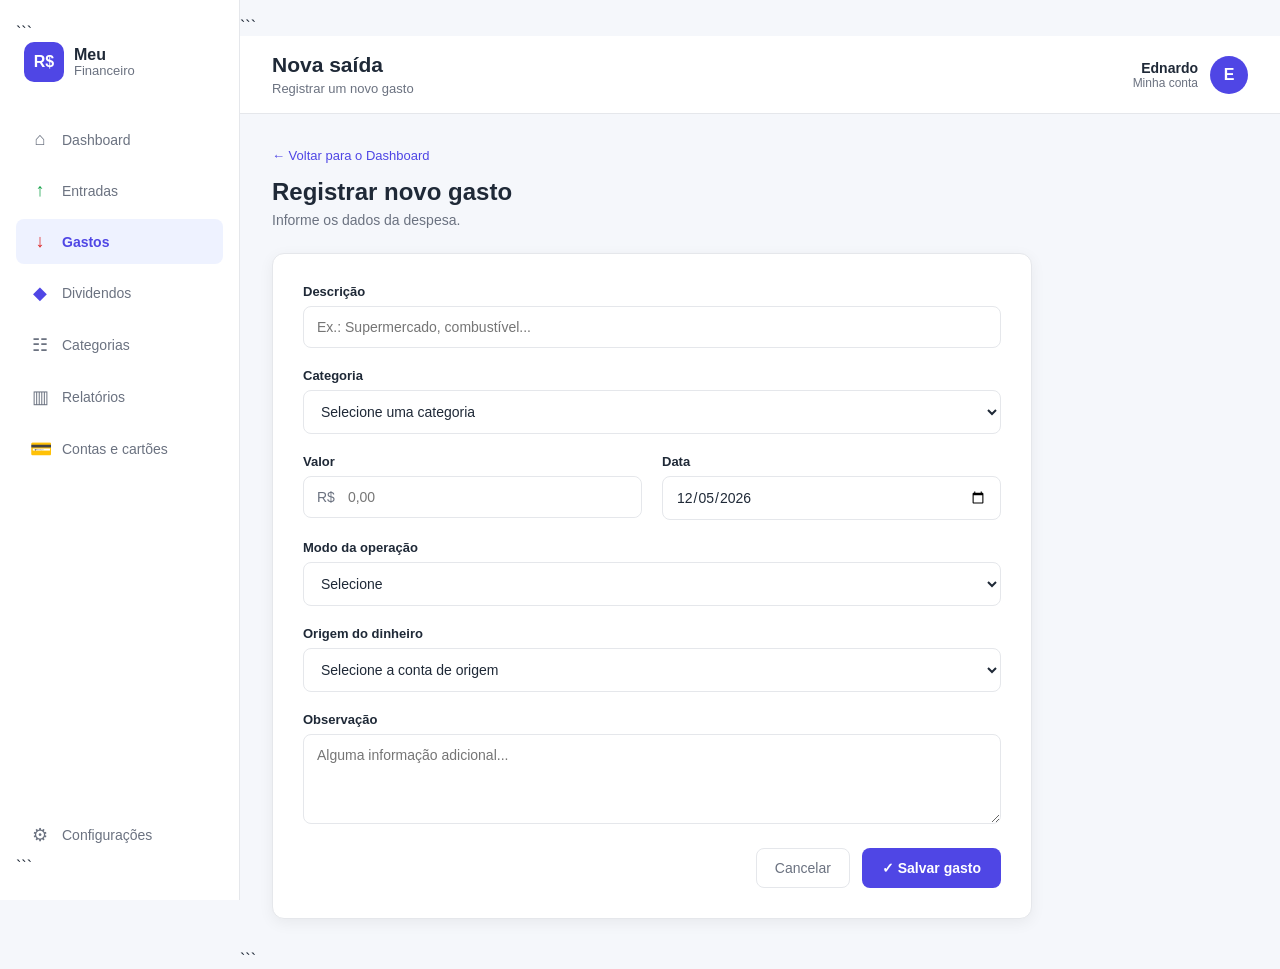
<file: nova-saida.html>
<!DOCTYPE html>

<html lang="pt-BR">

<head>

```
<meta charset="UTF-8">

<meta name="viewport" content="width=device-width, initial-scale=1.0">

<title>Nova saída - Meu Financeiro</title>

<link rel="stylesheet" href="css/nova-saida.css">
```

</head>

<body>

<!-- =====================================================
     MENU LATERAL
     ===================================================== -->

<aside class="sidebar">

```
<!-- LOGO -->

<div class="logo">

    <div class="logo-icon">
        R$
    </div>

    <div class="logo-text">
        <strong>Meu</strong>
        <span>Financeiro</span>
    </div>

</div>


<!-- MENU PRINCIPAL -->

<nav class="menu">

    <a href="index.html" class="menu-item">

        <span class="menu-icon">
            ⌂
        </span>

        <span>
            Dashboard
        </span>

    </a>


    <a href="nova-entrada.html" class="menu-item">

        <span class="menu-icon entrada">
            ↑
        </span>

        <span>
            Entradas
        </span>

    </a>


    <a href="nova-saida.html" class="menu-item active">

        <span class="menu-icon saida">
            ↓
        </span>

        <span>
            Gastos
        </span>

    </a>


    <a href="#" class="menu-item">

        <span class="menu-icon dividendo">
            ◆
        </span>

        <span>
            Dividendos
        </span>

    </a>


    <a href="#" class="menu-item">

        <span class="menu-icon">
            ☷
        </span>

        <span>
            Categorias
        </span>

    </a>


    <a href="#" class="menu-item">

        <span class="menu-icon">
            ▥
        </span>

        <span>
            Relatórios
        </span>

    </a>


    <a href="contas-cartoes.html" class="menu-item">

        <span class="menu-icon">
            💳
        </span>

        <span>
            Contas e cartões
        </span>

    </a>

</nav>


<!-- MENU INFERIOR -->

<div class="menu-bottom">

    <a href="#" class="menu-item">

        <span class="menu-icon">
            ⚙
        </span>

        <span>
            Configurações
        </span>

    </a>

</div>
```

</aside>

<!-- =====================================================
     ÁREA PRINCIPAL
     ===================================================== -->

<main class="main-content">

```
<!-- =================================================
     CABEÇALHO
     ================================================= -->

<header class="topbar">

    <button class="mobile-menu-button">
        ☰
    </button>


    <div class="page-title">

        <h1>
            Nova saída
        </h1>

        <p>
            Registrar um novo gasto
        </p>

    </div>


    <!-- USUÁRIO -->

    <div class="user-area">

        <div class="user-info">

            <strong>
                Ednardo
            </strong>

            <span>
                Minha conta
            </span>

        </div>


        <div class="user-avatar">
            E
        </div>

    </div>

</header>


<!-- =================================================
     CONTEÚDO
     ================================================= -->

<section class="content">


    <!-- CABEÇALHO DA PÁGINA -->

    <div class="page-heading">

        <div>

            <a
                href="index.html"
                class="back-link"
            >
                ← Voltar para o Dashboard
            </a>

            <h2>
                Registrar novo gasto
            </h2>

            <p>
                Informe os dados da despesa.
            </p>

        </div>

    </div>


    <!-- =================================================
         FORMULÁRIO
         ================================================= -->

    <div class="form-container">

        <form id="formulario">


            <!-- =========================================
                 DESCRIÇÃO
                 ========================================= -->

            <div class="form-group">

                <label for="descricao">
                    Descrição
                </label>

                <input
                    type="text"
                    id="descricao"
                    name="descricao"
                    placeholder="Ex.: Supermercado, combustível..."
                >

            </div>


            <!-- =========================================
                 CATEGORIA
                 ========================================= -->

            <div class="form-group">

                <label for="categoria">
                    Categoria
                </label>

                <select
                    id="categoria"
                    name="categoria"
                >

                    <option value="">
                        Selecione uma categoria
                    </option>

                    <option value="alimentacao">
                        Alimentação
                    </option>

                    <option value="mercado">
                        Mercado
                    </option>

                    <option value="transporte">
                        Transporte
                    </option>

                    <option value="casa">
                        Casa
                    </option>

                    <option value="saude">
                        Saúde
                    </option>

                    <option value="educacao">
                        Educação
                    </option>

                    <option value="lazer">
                        Lazer
                    </option>

                    <option value="contas">
                        Contas
                    </option>

                    <option value="outros">
                        Outros
                    </option>

                </select>

            </div>


            <!-- =========================================
                 VALOR E DATA
                 ========================================= -->

            <div class="form-row">


                <div class="form-group">

                    <label for="valor">
                        Valor
                    </label>

                    <div class="input-money">

                        <span>
                            R$
                        </span>

                        <input
                            type="text"
                            id="valor"
                            name="valor"
                            placeholder="0,00"
                        >

                    </div>

                </div>


                <div class="form-group">

                    <label for="data">
                        Data
                    </label>

                    <input
                        type="date"
                        id="data"
                        name="data"
                    >

                </div>

            </div>


            <!-- =========================================
                 MODO DA OPERAÇÃO
                 ========================================= -->

            <div class="form-group">

                <label for="modo">
                    Modo da operação
                </label>

                <select
                    id="modo"
                    name="modo"
                >

                    <option value="">
                        Selecione
                    </option>

                    <option value="pix">
                        PIX
                    </option>

                    <option value="debito">
                        Débito
                    </option>

                    <option value="credito">
                        Crédito
                    </option>

                    <option value="dinheiro">
                        Dinheiro
                    </option>

                </select>

            </div>


            <!-- =========================================
                 ORIGEM DO DINHEIRO
                 ========================================= -->

            <div class="form-group">

                <label for="origem">
                    Origem do dinheiro
                </label>

                <select
                    id="origem"
                    name="origem"
                >

                    <option value="">
                        Selecione
                    </option>

                    <option value="nubank">
                        Nubank
                    </option>

                    <option value="mercado-pago">
                        Mercado Pago
                    </option>

                    <option value="caixa">
                        Caixa
                    </option>

                    <option value="dinheiro">
                        Dinheiro em espécie
                    </option>

                </select>

            </div>


            <!-- =========================================
                 CARTÃO
                 APARECE SOMENTE NO CRÉDITO
                 
                 IMPORTANTE:
                 Os valores abaixo devem ser iguais
                 aos valores utilizados na tela Faturas.
                 ========================================= -->

            <div
                class="form-group"
                id="grupoCartao"
                style="display: none;"
            >

                <label for="cartao">
                    Cartão
                </label>

                <select
                    id="cartao"
                    name="cartao"
                >

                    <option value="">
                        Selecione o cartão
                    </option>


                    <!-- NUBANK -->

                    <option
                        value="nubank"
                        data-fechamento="2"
                        data-vencimento="10"
                    >
                        Nubank • final 1234
                    </option>


                    <!-- MERCADO PAGO -->

                    <option
                        value="mercado-pago"
                        data-fechamento="5"
                        data-vencimento="12"
                    >
                        Mercado Pago • final 5678
                    </option>


                    <!-- CAIXA -->

                    <option
                        value="caixa"
                        data-fechamento="8"
                        data-vencimento="15"
                    >
                        Caixa • final 9012
                    </option>

                </select>

            </div>


            <!-- =========================================
                 QUANTIDADE DE PARCELAS
                 APARECE SOMENTE NO CRÉDITO
                 ========================================= -->

            <div
                class="form-group"
                id="grupoParcelas"
                style="display: none;"
            >

                <label for="parcelas">
                    Quantidade de parcelas
                </label>

                <select
                    id="parcelas"
                    name="parcelas"
                >

                    <option value="">
                        Selecione
                    </option>

                    <option value="1">
                        1x
                    </option>

                    <option value="2">
                        2x
                    </option>

                    <option value="3">
                        3x
                    </option>

                    <option value="4">
                        4x
                    </option>

                    <option value="5">
                        5x
                    </option>

                    <option value="6">
                        6x
                    </option>

                    <option value="7">
                        7x
                    </option>

                    <option value="8">
                        8x
                    </option>

                    <option value="9">
                        9x
                    </option>

                    <option value="10">
                        10x
                    </option>

                    <option value="11">
                        11x
                    </option>

                    <option value="12">
                        12x
                    </option>

                </select>


                <small
                    id="valorParcela"
                    style="display: none;"
                ></small>

            </div>


            <!-- =========================================
                 RESUMO DA FATURA
                 APARECE SOMENTE NO CRÉDITO
                 ========================================= -->

            <div
                class="form-group"
                id="grupoFatura"
                style="display: none;"
            >

                <label>
                    Resumo da fatura
                </label>

                <div id="resumoFatura"></div>

            </div>


            <!-- =========================================
                 OBSERVAÇÃO
                 ========================================= -->

            <div class="form-group">

                <label for="observacao">
                    Observação
                </label>

                <textarea
                    id="observacao"
                    name="observacao"
                    placeholder="Alguma informação adicional..."
                    rows="4"
                ></textarea>

            </div>


            <!-- =========================================
                 BOTÕES
                 ========================================= -->

            <div class="form-actions">


                <a
                    href="index.html"
                    class="cancel-button"
                >
                    Cancelar
                </a>


                <button
                    type="submit"
                    class="save-button"
                >
                    ✓ Salvar gasto
                </button>


            </div>


        </form>

    </div>

</section>
```

</main>

<!-- JavaScript específico desta tela -->

<script src="js/configuracoes.js"></script>
<script src="js/nova-saida.js"></script>

</body>

</html>
</file>
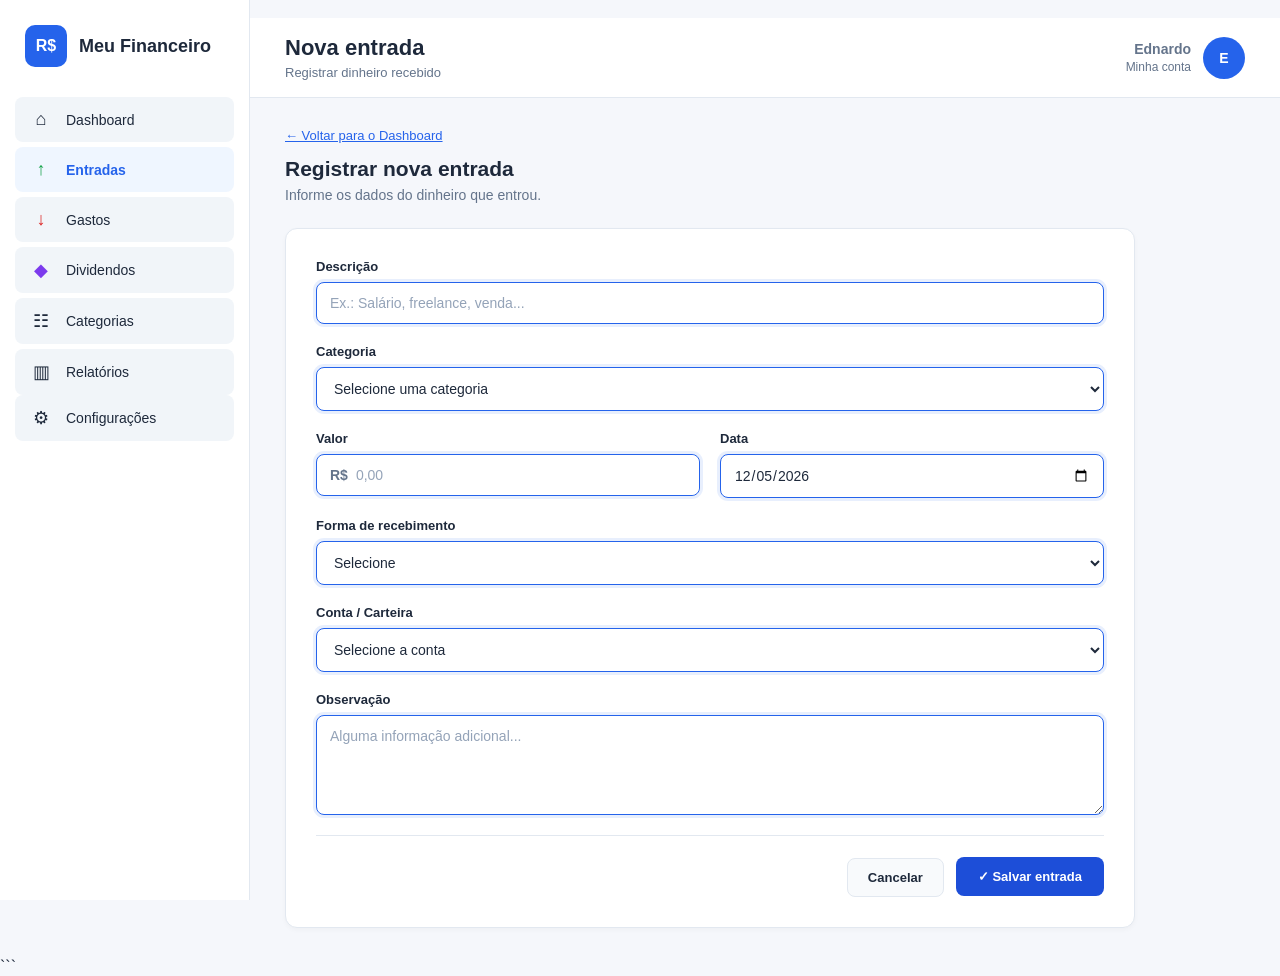
<file: novaEntrada.html>
```html
<!DOCTYPE html>
<html lang="pt-BR">

<head>

    <meta charset="UTF-8">

    <!-- Faz a página funcionar corretamente em celulares -->
    <meta name="viewport" content="width=device-width, initial-scale=1.0">

    <title>Nova Entrada - Meu Financeiro</title>

    <!-- Nosso arquivo CSS -->
    <link rel="stylesheet" href="css/style.css">

</head>


<body>


    <!-- =====================================================
         MENU LATERAL
         ===================================================== -->

    <aside class="sidebar">


        <!-- LOGO -->

        <div class="logo">

            <div class="logo-icon">
                R$
            </div>

            <div class="logo-text">
                <strong>Meu</strong>
                <span>Financeiro</span>
            </div>

        </div>


        <!-- MENU PRINCIPAL -->

        <nav class="menu">


            <a href="index.html" class="menu-item">

                <span class="menu-icon">
                    ⌂
                </span>

                <span>
                    Dashboard
                </span>

            </a>


            <a href="nova-entrada.html" class="menu-item active">

                <span class="menu-icon entrada">
                    ↑
                </span>

                <span>
                    Entradas
                </span>

            </a>


            <a href="#" class="menu-item">

                <span class="menu-icon saida">
                    ↓
                </span>

                <span>
                    Gastos
                </span>

            </a>


            <a href="#" class="menu-item">

                <span class="menu-icon dividendo">
                    ◆
                </span>

                <span>
                    Dividendos
                </span>

            </a>


            <a href="#" class="menu-item">

                <span class="menu-icon">
                    ☷
                </span>

                <span>
                    Categorias
                </span>

            </a>


            <a href="#" class="menu-item">

                <span class="menu-icon">
                    ▥
                </span>

                <span>
                    Relatórios
                </span>

            </a>

        </nav>


        <!-- MENU INFERIOR -->

        <div class="menu-bottom">

            <a href="#" class="menu-item">

                <span class="menu-icon">
                    ⚙
                </span>

                <span>
                    Configurações
                </span>

            </a>

        </div>


    </aside>



    <!-- =====================================================
         ÁREA PRINCIPAL
         ===================================================== -->

    <main class="main-content">


        <!-- =================================================
             CABEÇALHO
             ================================================= -->

        <header class="topbar">


            <!-- Botão que futuramente abrirá o menu no celular -->

            <button class="mobile-menu-button">
                ☰
            </button>


            <div class="page-title">

                <h1>
                    Nova entrada
                </h1>

                <p>
                    Registrar dinheiro recebido
                </p>

            </div>


            <!-- USUÁRIO -->

            <div class="user-area">


                <div class="user-info">

                    <strong>
                        Ednardo
                    </strong>

                    <span>
                        Minha conta
                    </span>

                </div>


                <div class="user-avatar">
                    E
                </div>


            </div>


        </header>



        <!-- =================================================
             CONTEÚDO
             ================================================= -->

        <section class="content">


            <!-- CABEÇALHO DA PÁGINA -->

            <div class="page-heading">


                <div>

                    <a href="index.html" class="back-link">
                        ← Voltar para o Dashboard
                    </a>

                    <h2>
                        Registrar nova entrada
                    </h2>

                    <p>
                        Informe os dados do dinheiro que entrou.
                    </p>

                </div>


            </div>



            <!-- =================================================
                 FORMULÁRIO
                 ================================================= -->

            <div class="form-container">


                <form id="formulario">


                    <!-- =========================================
                         DESCRIÇÃO
                         ========================================= -->

                    <div class="form-group">

                        <label for="descricao">
                            Descrição
                        </label>

                        <input
                            type="text"
                            id="descricao"
                            name="descricao"
                            placeholder="Ex.: Salário, freelance, venda..."
                        >

                    </div>



                    <!-- =========================================
                         CATEGORIA
                         ========================================= -->

                    <div class="form-group">

                        <label for="categoria">
                            Categoria
                        </label>

                        <select
                            id="categoria"
                            name="categoria"
                        >

                            <option value="">
                                Selecione uma categoria
                            </option>

                            <option value="salario">
                                Salário
                            </option>

                            <option value="freelance">
                                Freelance
                            </option>

                            <option value="venda">
                                Venda
                            </option>

                            <option value="reembolso">
                                Reembolso
                            </option>

                            <option value="outros">
                                Outros
                            </option>

                        </select>

                    </div>



                    <!-- =========================================
                         VALOR E DATA
                         ========================================= -->

                    <div class="form-row">


                        <div class="form-group">

                            <label for="valor">
                                Valor
                            </label>

                            <div class="input-money">

                                <span>
                                    R$
                                </span>

                                <input
                                    type="text"
                                    id="valor"
                                    name="valor"
                                    placeholder="0,00"
                                >

                            </div>

                        </div>



                        <div class="form-group">

                            <label for="data">
                                Data
                            </label>

                            <input
                                type="date"
                                id="data"
                                name="data"
                            >

                        </div>


                    </div>



                    <!-- =========================================
                         FORMA DE RECEBIMENTO
                         ========================================= -->

                    <div class="form-group">

                        <label for="forma">
                            Forma de recebimento
                        </label>

                        <select
                            id="forma"
                            name="forma"
                        >

                            <option value="">
                                Selecione
                            </option>

                            <option value="pix">
                                Pix
                            </option>

                            <option value="dinheiro">
                                Dinheiro
                            </option>

                            <option value="debito">
                                Débito em conta
                            </option>

                            <option value="transferencia">
                                Transferência
                            </option>

                            <option value="outro">
                                Outro
                            </option>

                        </select>

                    </div>



                    <!-- =========================================
                         CONTA
                         ========================================= -->

                    <div class="form-group">

                    <label for="conta">
                        Conta / Carteira
                    </label>

                    <select
                        id="conta"
                        name="conta"
                    >

                        <option value="">
                            Selecione onde o dinheiro entrou
                        </option>

                        <option value="nubank">
                            Nubank
                        </option>

                        <option value="mercado-pago">
                            Mercado Pago
                        </option>

                        <option value="caixa">
                            Caixa
                        </option>

                        <option value="dinheiro">
                            Dinheiro em espécie
                        </option>

                    </select>

                </div>



                    <!-- =========================================
                         OBSERVAÇÃO
                         ========================================= -->

                    <div class="form-group">

                        <label for="observacao">
                            Observação
                        </label>

                        <textarea
                            id="observacao"
                            name="observacao"
                            placeholder="Alguma informação adicional..."
                            rows="4"
                        ></textarea>

                    </div>



                    <!-- =========================================
                         BOTÕES
                         ========================================= -->

                    <div class="form-actions">


                        <a
                            href="index.html"
                            class="cancel-button"
                        >
                            Cancelar
                        </a>


                        <button
                            type="submit"
                            class="save-button"
                        >
                            ✓ Salvar entrada
                        </button>


                    </div>


                </form>


            </div>


        </section>


    </main>

    <script src="js/configuracoes.js"></script>
    <script src="js/nova-entrada.js"></script>

</body>

</html>
```
</file>
<file: css/style.css>
/* ============================================================
CONFIGURAÇÕES GERAIS
============================================================ */

*{
margin: 0;
padding: 0;
box-sizing: border-box;
}

:root {
    --primary: #2563eb;
    --primary-dark: #1d4ed8;

    --background: #f5f7fb;
    --white: #ffffff;

    --text: #1e293b;
    --text-light: #64748b;

    --border: #e2e8f0;

    --green: #16a34a;
    --green-light: #dcfce7;

    --red: #dc2626;
    --red-light: #fee2e2;

    --purple: #7c3aed;
    --purple-light: #ede9fe;

    --orange: #ea580c;
    --orange-light: #ffedd5;

    --sidebar-width: 250px;
}

body {

font-family: Arial, Helvetica, sans-serif;

background: var(--background);

color: var(--text);

min-height: 100vh;

}

/* ============================================================
APLICAÇÃO
============================================================ */

.app {

min-height: 100vh;

width: 100%;

}

/* ============================================================
MENU LATERAL
============================================================ */

.sidebar {

position: fixed;

left: 0;
top: 0;

width: var(--sidebar-width);

height: 100vh;

background: var(--white);

border-right: 1px solid var(--border);

display: flex;

flex-direction: column;

padding: 25px 15px;

overflow-y: auto;

z-index: 1000;

}

/* ============================================================
LOGO
============================================================ */

.logo {

display: flex;

align-items: center;

gap: 12px;

padding: 0 10px 30px;

}

.logo-icon {

width: 42px;

height: 42px;

background: var(--primary);

color: white;

border-radius: 10px;

display: flex;

align-items: center;

justify-content: center;

font-weight: bold;

}

.logo-text {

color: var(--text);

font-size: 18px;

font-weight: bold;

}

/* ============================================================
MENU
============================================================ */

.menu {

display: flex;

flex-direction: column;

gap: 5px;

}

.menu-item {

display: flex;

align-items: center;

gap: 14px;

padding: 12px 15px;

border-radius: 8px;

text-decoration: none;

color: var(--text-light);

font-size: 14px;

transition: 0.2s;

}

.menu-item {

background: #f1f5f9;

color: var(--text);

}

.menu-item.active {

background: #eff6ff;

color: var(--primary);

font-weight: bold;

}

.menu-icon {

width: 22px;

text-align: center;

font-size: 18px;

}

/* ============================================================
CORES
============================================================ */

.entrada {

color: var(--green);

}

.saida {

color: var(--red);

}

.dividendo {

color: var(--purple);

}

/* ============================================================
ÁREA PRINCIPAL
============================================================ */

.main-content {

margin-left: var(--sidebar-width);

min-height: 100vh;

width: calc(100% - var(--sidebar-width));

}

/* ============================================================
CABEÇALHO
============================================================ */

.topbar {

height: 80px;

background: var(--white);

border-bottom: 1px solid var(--border);

display: flex;

align-items: center;

justify-content: space-between;

padding: 0 35px;

}

.page-title h1 {

font-size: 22px;

margin-bottom: 4px;

}

.page-title p {

color: var(--text-light);

font-size: 13px;

}

.user-area {

display: flex;

align-items: center;

gap: 12px;

color: var(--text-light);

font-size: 14px;

}

.user-info {

display: flex;

flex-direction: column;

text-align: right;

}

.user-info strong {

font-size: 14px;

}

.user-info span {

color: var(--text-light);

font-size: 12px;

margin-top: 3px;

}

.user-avatar {

width: 42px;

height: 42px;

background: var(--primary);

color: white;

border-radius: 50%;

display: flex;

align-items: center;

justify-content: center;

font-weight: bold;

}

.mobile-menu-button {

display: none;

border: none;

background: none;

font-size: 25px;

cursor: pointer;

}

/* ============================================================
CONTEÚDO
============================================================ */

.content {

padding: 30px 35px;

width: 100%;

}

/* ============================================================
NAVEGAÇÃO DO MÊS
============================================================ */

.month-navigation {

display: flex;

align-items: center;

justify-content: center;

gap: 18px;

margin-bottom: 25px;

}

.month-navigation h2 {

min-width: 180px;

text-align: center;

font-size: 20px;

}

.btn-mes {

width: 36px;

height: 36px;

border: 1px solid var(--border);

background: var(--white);

color: var(--text);

border-radius: 8px;

font-size: 22px;

cursor: pointer;

transition: 0.2s;

}

.btn-mes {

background: #f1f5f9;

color: var(--primary);

}

/* ============================================================
CARDS PRINCIPAIS
============================================================ */

.cards-resumo {

display: grid;

grid-template-columns: repeat(4, minmax(0, 1fr));

gap: 18px;

margin-bottom: 25px;

width: 100%;

}

.card.resumo {

background: var(--white);

border: 1px solid var(--border);

border-radius: 12px;

padding: 20px;

box-shadow: 0 2px 5px rgba(0, 0, 0, 0.03);

display: flex;

align-items: center;

gap: 15px;

min-height: 110px;

min-width: 0;

}

/* ============================================================
ÍCONES DOS CARDS
============================================================ */

.card.resumo .card-icon {

width: 42px;

height: 42px;

min-width: 42px;

border-radius: 10px;

display: flex;

align-items: center;

justify-content: center;

font-size: 18px;

}

/* ============================================================
INFORMAÇÕES DOS CARDS
============================================================ */

.card-info {

display: flex;

flex-direction: column;

gap: 6px;

min-width: 0;

}

.card-label {

color: var(--text-light);

font-size: 13px;

}

.card-info strong {

font-size: 23px;

font-weight: bold;

white-space: nowrap;

}

/* ============================================================
CORES DOS CARDS
============================================================ */

.card.resumo.saldo .card-icon {

background: #dbeafe;

color: var(--primary);

}

.card.resumo.entradas .card-icon {

background: var(--green-light);

color: var(--green);

}

.card.resumo.gastos .card-icon {

background: var(--red-light);

color: var(--red);

}

.card.resumo.dividendos .card-icon {

background: var(--purple-light);

color: var(--purple);

}

/* ============================================================
GRID DO DASHBOARD
============================================================ */

.dashboard-grid {

display: grid;

grid-template-columns: 1.6fr 1fr;

gap: 20px;

width: 100%;

margin-bottom: 20px;

}

/* ============================================================
PAINÉIS
============================================================ */

.panel {

background: var(--white);

border: 1px solid var(--border);

border-radius: 12px;

padding: 22px;

margin-bottom: 20px;

width: 100%;

}

/* ============================================================
CABEÇALHO DOS PAINÉIS
============================================================ */

.panel-header {

display: flex;

justify-content: space-between;

align-items: center;

margin-bottom: 20px;

}

.panel-header h3 {

font-size: 16px;

margin-bottom: 5px;

}

.panel-header p {

color: var(--text-light);

font-size: 12px;

}

/* ============================================================
GRÁFICO
============================================================ */

.grafico-barras {

height: 220px;

display: flex;

align-items: flex-end;

justify-content: center;

gap: 70px;

padding: 20px 20px 35px;

}

.barra-grupo {

height: 100%;

display: flex;

flex-direction: column;

align-items: center;

justify-content: flex-end;

gap: 8px;

}

.barra {

width: 55px;

min-height: 3px;

border-radius: 8px 8px 0 0;

transition: height 0.3s ease;

}

.barra-entrada {

background: var(--green);

}

.barra-gasto {

background: var(--red);

}

.barra-grupo span {

color: var(--text-light);

font-size: 12px;

}

/* ============================================================
TRANSAÇÕES
============================================================ */

.transaction {

display: flex;

align-items: center;

gap: 12px;

padding: 13px 0;

border-bottom: 1px solid #f1f5f9;

}

.transaction {

border-bottom: none;

}

.transaction-icon {

width: 38px;

height: 38px;

border-radius: 9px;

display: flex;

align-items: center;

justify-content: center;

font-size: 17px;

}

.income-icon {

background: var(--green-light);

color: var(--green);

}

.dividend-icon {

background: var(--purple-light);

color: var(--purple);

}

.fuel-icon {

background: var(--orange-light);

color: var(--orange);

}

.market-icon {

background: #fef3c7;

color: #d97706;

}

.pharmacy-icon {

background: #fce7f3;

color: #db2777;

}

.transaction-info {

flex: 1;

display: flex;

flex-direction: column;

gap: 4px;

}

.transaction-info strong {

font-size: 13px;

}

.transaction-info span {

color: var(--text-light);

font-size: 11px;

}

.transaction-value {

font-size: 13px;

}

.positive {

color: var(--green);

}

.negative {

color: var(--red);

}

/* ============================================================
MENSAGENS
============================================================ */

.sem-registros,
.categoria-vazia {

color: var(--text-light);

font-size: 13px;

padding: 10px 0;

}

/* ============================================================
GASTOS POR CATEGORIA
============================================================ */

.categoria-gasto {

margin-bottom: 16px;

}

.categoria-gasto {

margin-bottom: 0;

}

.categoria-gasto-topo {

display: flex;

justify-content: space-between;

align-items: center;

gap: 15px;

margin-bottom: 7px;

font-size: 13px;

}

.categoria-gasto-topo span {

color: var(--text-light);

}

.categoria-gasto-topo strong {

color: var(--text);

font-size: 13px;

}

.barra-categoria {

width: 100%;

height: 7px;

background: #f1f5f9;

border-radius: 10px;

overflow: hidden;

}

.barra-categoria-preenchida {

height: 100%;

background: var(--primary);

border-radius: 10px;

transition: width 0.3s ease;

}

/* ============================================================
COMPRAS NO CARTÃO
============================================================ */

.cartao-dashboard {

padding: 14px 0;

border-bottom: 1px solid #f1f5f9;

}

.cartao-dashboard {

border-bottom: none;

padding-bottom: 0;

}

.categorias-cartao {

margin-top: 10px;

margin-left: 15px;

border-left: 2px solid var(--border);

padding-left: 12px;

}

.categoria-cartao-item {

display: flex;

align-items: center;

justify-content: space-between;

gap: 15px;

padding: 5px 0;

font-size: 12px;

}

.categoria-cartao-item span {

color: var(--text-light);

}

.categoria-cartao-item strong {

color: var(--text);

font-size: 12px;

}

/* ============================================================
FORMULÁRIOS
============================================================ */

.page-heading {

margin-bottom: 25px;

}

.back-link {

display: inline-block;

color: var(--primary);

text-decoration: none;

font-size: 13px;

margin-bottom: 14px;

}

.back-link {

text-decoration: underline;

}

.page-heading h2 {

font-size: 21px;

margin-bottom: 6px;

}

.page-heading p {

color: var(--text-light);

font-size: 14px;

}

.form-container {

width: 100%;

max-width: 850px;

background: var(--white);

border: 1px solid var(--border);

border-radius: 12px;

padding: 30px;

box-shadow: 0 2px 5px rgba(0, 0, 0, 0.03);

}

.form-group {

margin-bottom: 20px;

}

.form-group label {

display: block;

font-size: 13px;

font-weight: bold;

margin-bottom: 8px;

color: var(--text);

}

.form-group input,
.form-group select,
.form-group textarea {

width: 100%;

border: 1px solid var(--border);

border-radius: 8px;

background: #ffffff;

color: var(--text);

font-family: inherit;

font-size: 14px;

padding: 12px 13px;

outline: none;

transition: 0.2s;

}

.form-group input,
.form-group select,
.form-group textarea {

border-color: var(--primary);

box-shadow: 0 0 0 3px rgba(37, 99, 235, 0.10);

}

.form-group input::placeholder,
.form-group textarea::placeholder {

color: #94a3b8;

}

.form-group textarea {

resize: vertical;

min-height: 100px;

}

.form-row {

display: grid;

grid-template-columns: 1fr 1fr;

gap: 20px;

}

.input-money {

display: flex;

align-items: center;

border: 1px solid var(--border);

border-radius: 8px;

overflow: hidden;

background: white;

transition: 0.2s;

}

.input-money {

border-color: var(--primary);

box-shadow: 0 0 0 3px rgba(37, 99, 235, 0.10);

}

.input-money span {

padding-left: 13px;

color: var(--text-light);

font-size: 14px;

font-weight: bold;

}

.input-money input {

border: none !important;

box-shadow: none !important;

padding-left: 8px;

}

.form-actions {

display: flex;

justify-content: flex-end;

align-items: center;

gap: 12px;

border-top: 1px solid var(--border);

padding-top: 22px;

margin-top: 10px;

}

.cancel-button {

padding: 11px 20px;

border-radius: 8px;

border: 1px solid var(--border);

background: white;

color: var(--text-light);

text-decoration: none;

font-size: 13px;

font-weight: bold;

transition: 0.2s;

}

.cancel-button {

background: #f8fafc;

color: var(--text);

}

.save-button {

border: none;

border-radius: 8px;

padding: 12px 22px;

background: var(--primary);

color: white;

font-size: 13px;

font-weight: bold;

cursor: pointer;

transition: 0.2s;

}

.save-button {

background: var(--primary-dark);

transform: translateY(-1px);

}

/* ============================================================
VALIDAÇÃO
============================================================ */

.campo-erro {

border-color: var(--red) !important;

background: #fffafa !important;

}

.campo-erro {

border-color: var(--red) !important;

box-shadow: 0 0 0 3px rgba(220, 38, 38, 0.10) !important;

}

.mensagem-erro {

display: block;

color: var(--red);

font-size: 11px;

margin-top: 6px;

}

/* ============================================================
RESPONSIVIDADE — TABLET
============================================================ */

@media (max-width: 1100px) {

.cards-resumo {

    grid-template-columns: repeat(2, minmax(0, 1fr));
}

.dashboard-grid {

    grid-template-columns: 1fr;
}

}

/* ============================================================
RESPONSIVIDADE — CELULAR
============================================================ */

@media (max-width: 700px) {

    .sidebar {
        display: none;
    }

    .main-content {
        margin-left: 0;
        width: 100%;
    }

    .topbar {
        height: 70px;
        padding: 0 18px;
    }

    .mobile-menu-button {
        display: block;
    }

    .page-title {
        margin-right: auto;
        margin-left: 15px;
    }

    .page-title h1 {
        font-size: 18px;
    }

    .page-title p {
        display: none;
    }

    .user-info {
        display: none;
    }

    .content {
        padding: 20px 15px;
    }

    .month-navigation {
        gap: 10px;
    }

    .month-navigation h2 {
        min-width: 150px;
        font-size: 18px;
    }

    .cards-resumo {
        grid-template-columns: 1fr;
        gap: 12px;
    }

    .card.resumo {
        padding: 18px;
    }

    .dashboard-grid {
        grid-template-columns: 1fr;
        gap: 15px;
    }

    .panel {
        padding: 18px;
    }

    .grafico-barras {
        gap: 40px;
    }

    .barra {
        width: 45px;
    }

    .form-container {
        padding: 20px 16px;
        border-radius: 10px;
    }

    .form-row {
        grid-template-columns: 1fr;
        gap: 0;
    }

    .page-heading h2 {
        font-size: 19px;
    }

    .form-actions {
        flex-direction: column-reverse;
        align-items: stretch;
    }

    .cancel-button,
    .save-button {
        width: 100%;
        text-align: center;
        padding: 13px;
    }

    .categoria-gasto-topo {
        font-size: 12px;
    }

    .categoria-cartao-item {
        font-size: 11px;
    }

} /* FIM DA RESPONSIVIDADE PARA CELULAR */


/* ============================================================
   MEU FINANCEIRO — TEMA ESCURO
   Estas regras ficam FORA de qualquer @media.
   ============================================================ */

html[data-tema="escuro"] {
    color-scheme: dark;

    --background: #0f172a;
    --white: #1e293b;

    --text: #e2e8f0;
    --text-light: #94a3b8;

    --border: #334155;

    --green-light: #14532d;
    --red-light: #7f1d1d;
    --purple-light: #4c1d95;
    --orange-light: #7c2d12;
}

/* Fundo e textos gerais */

html[data-tema="escuro"] body {
    background: var(--background);
    color: var(--text);
}

/* Menu lateral e cabeçalho */

html[data-tema="escuro"] .sidebar,
html[data-tema="escuro"] .topbar {
    background: var(--white);
    border-color: var(--border);
}

html[data-tema="escuro"] .logo-text,
html[data-tema="escuro"] .page-title h1,
html[data-tema="escuro"] .page-heading h2,
html[data-tema="escuro"] .panel-header h3,
html[data-tema="escuro"] .transaction-info strong,
html[data-tema="escuro"] .card-info strong {
    color: var(--text);
}

/* Itens do menu */

html[data-tema="escuro"] .menu-item {
    background: transparent;
    color: var(--text-light);
}

html[data-tema="escuro"] .menu-item.active,
html[data-tema="escuro"] .menu-item.ativo {
    background: #263752;
    color: #93c5fd;
}

/* Cartões, painéis e formulários */

html[data-tema="escuro"] .card.resumo,
html[data-tema="escuro"] .panel,
html[data-tema="escuro"] .form-container,
html[data-tema="escuro"] .configuracao-card {
    background: var(--white);
    color: var(--text);
    border-color: var(--border);
}

/* Cartões de configuração e ícones */

html[data-tema="escuro"] .configuracao-icon {
    background: #334155;
}

/* Campos de formulário */

html[data-tema="escuro"] input,
html[data-tema="escuro"] select,
html[data-tema="escuro"] textarea {
    background-color: #0f172a;
    color: var(--text);
    border-color: var(--border);
}

html[data-tema="escuro"] input::placeholder,
html[data-tema="escuro"] textarea::placeholder {
    color: var(--text-light);
}

/* Campos monetários */

html[data-tema="escuro"] .input-money {
    background: #0f172a;
    border-color: var(--border);
}

html[data-tema="escuro"] .form-group label {
    color: var(--text);
}

/* Navegação do mês e botões secundários */

html[data-tema="escuro"] .btn-mes {
    background: #263752;
    color: #93c5fd;
    border-color: var(--border);
}

html[data-tema="escuro"] .cancel-button {
    background: #334155;
    color: var(--text);
    border-color: var(--border);
}

/* Barras e divisórias */

html[data-tema="escuro"] .barra-categoria {
    background: #334155;
}

html[data-tema="escuro"] .transaction,
html[data-tema="escuro"] .cartao-dashboard,
html[data-tema="escuro"] .categorias-cartao {
    border-color: var(--border);
}

/* Fundos coloridos dos ícones */

html[data-tema="escuro"] .income-icon {
    background: #14532d;
}

html[data-tema="escuro"] .dividend-icon {
    background: #4c1d95;
}

html[data-tema="escuro"] .fuel-icon {
    background: #7c2d12;
}

html[data-tema="escuro"] .market-icon {
    background: #713f12;
    color: #fde68a;
}

html[data-tema="escuro"] .pharmacy-icon {
    background: #831843;
    color: #fbcfe8;
}
</file>
<file: css/categorias.css>
/* ============================================================
MEU FINANCEIRO
TELA DE CATEGORIAS
============================================================ */

.conteudo-categorias {

display: grid;

grid-template-columns: 1fr 1fr;

gap: 20px;

padding: 20px;

}

/* ============================================================
CARDS
============================================================ */

.card-formulario,
.card-resumo,
.card-lista {

background: #ffffff;

border-radius: 12px;

padding: 24px;

box-shadow: 0 2px 8px rgba(0, 0, 0, 0.06);

}

.card-lista {

grid-column: 1 / -1;

}

.card-formulario h2,
.card-resumo h2,
.card-lista h2 {

margin-top: 0;

margin-bottom: 20px;

}

/* ============================================================
FORMULÁRIO
============================================================ */

.campo {

margin-bottom: 18px;

}

.campo label {

display: block;

margin-bottom: 7px;

font-weight: 600;

}

.campo input,
.campo select {

width: 100%;

box-sizing: border-box;

padding: 11px 12px;

border: 1px solid #d9d9d9;

border-radius: 8px;

font-size: 15px;

font-family: inherit;

outline: none;

}

.campo input,
.campo select {

border-color: #4f46e5;

}

/* ============================================================
BOTÃO
============================================================ */

.btn-salvar {

width: 100%;

padding: 12px;

border: none;

border-radius: 8px;

background: #4f46e5;

color: #ffffff;

font-size: 15px;

font-weight: 600;

cursor: pointer;

}

.btn-salvar {

opacity: 0.9;

}

/* ============================================================
RESUMO
============================================================ */

.resumo-valor {

display: flex;

flex-direction: column;

gap: 8px;

}

.resumo-valor span {

font-size: 14px;

color: #666666;

}

.resumo-valor strong {

font-size: 30px;

}

/* ============================================================
LISTA
============================================================ */

.titulo-lista {

display: flex;

justify-content: space-between;

align-items: center;

}

.sem-registros {

color: #777777;

margin: 0;

padding: 20px 0;

}

/* ============================================================
RESPONSIVO
============================================================ */

@media (max-width: 768px) {

.conteudo-categorias {

    grid-template-columns: 1fr;

    padding: 15px;

}


.card-lista {

    grid-column: auto;

}

}
</file>
<file: css/configuracoes.css>
/* ============================================================
MEU FINANCEIRO
CONFIGURAÇÕES
============================================================ */

/* ============================================================
CONTEÚDO
============================================================ */

.conteudo-configuracoes {
padding: 25px;
}

/* ============================================================
TÍTULO DA SEÇÃO
============================================================ */

.titulo-secao {
margin-bottom: 25px;
}

.titulo-secao h2 {
margin: 0 0 6px;
font-size: 24px;
}

.titulo-secao p {
margin: 0;
color: #777;
}

/* ============================================================
GRID DE CONFIGURAÇÕES
============================================================ */

.configuracoes-grid {
display: grid;
grid-template-columns: repeat(2, minmax(0, 1fr));
gap: 20px;
}

/* ============================================================
CARD DE CONFIGURAÇÃO
============================================================ */

.configuracao-card {
display: flex;
align-items: flex-start;
gap: 18px;

background: #ffffff;
border-radius: 12px;
padding: 22px;

box-shadow: 0 3px 12px rgba(0, 0, 0, 0.08);

}

/* ============================================================
ÍCONE
============================================================ */

.configuracao-icon {
width: 48px;
height: 48px;

display: flex;
align-items: center;
justify-content: center;

border-radius: 10px;

background: #f1f3f5;

font-size: 22px;

flex-shrink: 0;

}

/* ============================================================
INFORMAÇÕES
============================================================ */

.configuracao-info {
flex: 1;
}

.configuracao-info h3 {
margin: 0 0 8px;
font-size: 18px;
}

.configuracao-info p {
margin: 0 0 15px;

color: #777;

font-size: 14px;
line-height: 1.5;

}

/* ============================================================
SELECT
============================================================ */

.configuracao-info select {
width: 100%;

padding: 10px 12px;

border: 1px solid #dcdcdc;
border-radius: 8px;

background: #ffffff;

font-size: 14px;

outline: none;

}

.configuracao-info select {
border-color: #777;
}

/* ============================================================
CHECKBOX
============================================================ */

.configuracao-checkbox {
display: flex;
align-items: center;
gap: 8px;

cursor: pointer;

font-size: 14px;

}

.configuracao-checkbox input {
width: 17px;
height: 17px;

cursor: pointer;

}

/* ============================================================
AÇÕES
============================================================ */

.acoes-configuracoes {
display: flex;
justify-content: flex-end;

margin-top: 25px;

}

/* ============================================================
BOTÃO SALVAR
============================================================ */

.btn-salvar {
border: none;
border-radius: 8px;

padding: 12px 22px;

background: #222;
color: #ffffff;

font-size: 14px;
font-weight: 600;

cursor: pointer;

transition: 0.2s;

}

.btn-salvar {
opacity: 0.85;
}

/* ============================================================
RESPONSIVO
============================================================ */

@media (max-width: 900px) {

.configuracoes-grid {
    grid-template-columns: 1fr;
}

}

@media (max-width: 700px) {

.conteudo-configuracoes {
    padding: 18px;
}

.configuracao-card {
    padding: 18px;
}

.acoes-configuracoes {
    justify-content: stretch;
}

.btn-salvar {
    width: 100%;
}

}
</file>
<file: css/contas-cartoes.css>
:root {
    --primary: #4f46e5;
    --primary-dark: #3730a3;

/* Cores do tema claro */
    --background: #f5f7fb;
    --white: #ffffff;
    --text: #1f2937;
    --text-light: #6b7280;
    --border: #e5e7eb;

--green: #16a34a;
    --red: #dc2626;

--shadow: 0 4px 15px rgba(0, 0, 0, 0.06);
}

/* =========================================================
   TEMA ESCURO — CONTAS E CARTÕES
   ========================================================= */

html[data-tema="escuro"] {
    --background: #0f172a;
    --white: #1e293b;
    --text: #e2e8f0;
    --text-light: #94a3b8;
    --border: #334155;

--green: #22c55e;
    --red: #f87171;

--shadow: 0 4px 15px rgba(0, 0, 0, 0.25);
}

/* Aplicação das cores na página */
html[data-tema="escuro"] body {
    background: var(--background);
    color: var(--text);
}

/* Menu lateral e cabeçalho */
html[data-tema="escuro"] .sidebar,
html[data-tema="escuro"] .topbar {
    background: var(--white);
    color: var(--text);
}

/* Contas cadastradas */
html[data-tema="escuro"] .conta-card {
    background: var(--white);
    color: var(--text);
    border-color: var(--border);
}

/* Modais */
html[data-tema="escuro"] .modal,
html[data-tema="escuro"] .modal-conteudo {
    background: var(--white);
    color: var(--text);
}

/* Campos dos formulários */
html[data-tema="escuro"] .modal input,
html[data-tema="escuro"] .modal select,
html[data-tema="escuro"] .modal textarea,
html[data-tema="escuro"] .modal-conteudo input,
html[data-tema="escuro"] .modal-conteudo select,
html[data-tema="escuro"] .modal-conteudo textarea {
    background: #0f172a;
    color: var(--text);
    border-color: var(--border);
}

/* Botões secundários */
html[data-tema="escuro"] .btn-secundario {
    background: #0f172a;
    color: var(--text);
    border-color: var(--border);
}

/* Itens ativos do menu */
html[data-tema="escuro"] .menu a:hover {
    background: #334155;
    color: var(--text);
}

html[data-tema="escuro"] .menu a.menu-ativo {
    background: #312e81;
    color: #c7d2fe;
}

/* Ícones das contas */
html[data-tema="escuro"] .conta-icone {
    background: #312e81;
    color: #c7d2fe;
}

/* Status da conta */
html[data-tema="escuro"] .status.ativo {
    background: #14532d;
    color: #bbf7d0;
}

/* Botões de fechar e cancelar */
html[data-tema="escuro"] .modal-fechar,
html[data-tema="escuro"] .btn-modal-cancelar {
    background: #334155;
    color: var(--text);
}

html[data-tema="escuro"] .modal-fechar:hover,
html[data-tema="escuro"] .btn-modal-cancelar:hover {
    background: #475569;
}


/* =========================================================
   RESET
   ========================================================= */

* {
    margin: 0;
    padding: 0;
    box-sizing: border-box;
}


body {
    font-family: Arial, Helvetica, sans-serif;
    background: var(--background);
    color: var(--text);
}


/* =========================================================
   MENU LATERAL
   ========================================================= */

.sidebar {
    position: fixed;
    left: 0;
    top: 0;

    width: 240px;
    height: 100vh;

    background: var(--white);

    border-right: 1px solid var(--border);

    display: flex;
    flex-direction: column;

    z-index: 10;
}


/* LOGO */

.logo-area {
    height: 80px;

    display: flex;
    align-items: center;

    padding: 0 22px;

    border-bottom: 1px solid var(--border);
}


.logo-icon {
    width: 40px;
    height: 40px;

    border-radius: 10px;

    background: var(--primary);

    color: var(--white);

    display: flex;
    align-items: center;
    justify-content: center;

    font-weight: bold;

    margin-right: 10px;
}


.logo-text {
    display: flex;
    flex-direction: column;

    font-size: 15px;

    line-height: 1.1;
}


.logo-text strong {
    color: var(--primary);
}


.logo-text {
    color: var(--text);
}


/* MENU */

.menu {
    padding: 20px 12px;

    display: flex;
    flex-direction: column;

    gap: 5px;
}


.menu a {
    text-decoration: none;

    color: var(--text-light);

    padding: 12px 14px;

    border-radius: 8px;

    display: flex;
    align-items: center;

    gap: 12px;

    font-size: 14px;

    transition: 0.2s;
}


.menu a span {
    width: 20px;

    text-align: center;

    font-size: 17px;
}


.menu a:hover {
    background: #f3f4f6;

    color: var(--text);
}


.menu a.menu-ativo {
    background: #eef2ff;

    color: var(--primary);

    font-weight: 600;
}


/* RODAPÉ DO MENU */

.sidebar-rodape {
    margin-top: auto;

    padding: 20px;

    border-top: 1px solid var(--border);

    display: flex;
    flex-direction: column;

    gap: 4px;

    font-size: 12px;

    color: var(--text-light);
}


.sidebar-rodape span {
    color: var(--text);

    font-weight: 600;
}


/* =========================================================
   ÁREA PRINCIPAL
   ========================================================= */

.main {
    margin-left: 240px;

    min-height: 100vh;
}


/* =========================================================
   TOPBAR
   ========================================================= */

.topbar {
    height: 80px;

    background: var(--white);

    border-bottom: 1px solid var(--border);

    padding: 0 35px;

    display: flex;
    align-items: center;
    justify-content: space-between;
}


.topbar h1 {
    font-size: 22px;

    margin-bottom: 4px;
}


.topbar p {
    color: var(--text-light);

    font-size: 13px;
}


/* USUÁRIO */

.usuario {
    display: flex;
    align-items: center;

    gap: 10px;
}


.usuario-avatar {
    width: 40px;
    height: 40px;

    border-radius: 50%;

    background: #e0e7ff;

    color: var(--primary);

    display: flex;
    align-items: center;
    justify-content: center;

    font-weight: bold;

    font-size: 13px;
}


.usuario {
    font-size: 13px;
}


.usuario div:last-child {
    display: flex;
    flex-direction: column;

    gap: 2px;
}


.usuario span {
    color: var(--text-light);

    font-size: 11px;
}


/* =========================================================
   CONTEÚDO
   ========================================================= */

.conteudo {
    padding: 35px;
}


/* =========================================================
   CABEÇALHO DAS SEÇÕES
   ========================================================= */

.secao-cabecalho {
    display: flex;

    justify-content: space-between;

    align-items: center;

    margin-bottom: 20px;
}


.secao-cabecalho h2 {
    font-size: 18px;

    margin-bottom: 5px;
}


.secao-cabecalho p {
    color: var(--text-light);

    font-size: 13px;
}


.cartoes-cabecalho {
    margin-top: 45px;
}


/* =========================================================
   BOTÕES
   ========================================================= */

.btn-principal {
    border: none;

    background: var(--primary);

    color: var(--white);

    padding: 11px 18px;

    border-radius: 8px;

    font-size: 13px;

    font-weight: 600;

    cursor: pointer;

    transition: 0.2s;
}


.btn-principal:hover {
    background: var(--primary-dark);

    transform: translateY(-1px);
}


.btn-secundario {
    width: 100%;

    border: 1px solid var(--border);

    background: var(--white);

    color: var(--text);

    padding: 9px;

    border-radius: 7px;

    font-size: 12px;

    cursor: pointer;

    transition: 0.2s;
}


.btn-secundario:hover {
    border-color: var(--primary);

    color: var(--primary);
}


/* =========================================================
   CONTAS
   ========================================================= */

.contas-grid {
    display: grid;

    grid-template-columns: repeat(3, 1fr);

    gap: 20px;
}


.conta-card {
    background: var(--white);

    border: 1px solid var(--border);

    border-radius: 12px;

    padding: 20px;

    box-shadow: var(--shadow);
}


.conta-topo {
    display: flex;

    justify-content: space-between;

    align-items: center;

    margin-bottom: 18px;
}


.conta-icone {
    width: 42px;
    height: 42px;

    border-radius: 10px;

    background: #eef2ff;

    color: var(--primary);

    display: flex;

    align-items: center;
    justify-content: center;

    font-weight: bold;

    font-size: 18px;
}


.status {
    font-size: 11px;

    padding: 5px 9px;

    border-radius: 20px;
}


.status.ativo {
    color: var(--green);

    background: #ecfdf5;
}


.conta-info h3 {
    font-size: 16px;

    margin-bottom: 4px;
}


.conta-info p {
    color: var(--text-light);

    font-size: 12px;
}


.conta-saldo {
    margin: 22px 0;
}


.conta-saldo span {
    display: block;

    color: var(--text-light);

    font-size: 11px;

    margin-bottom: 5px;
}


.conta-saldo strong {
    font-size: 20px;
}


/* =========================================================
   CARTÕES
   ========================================================= */

.cartoes-grid {
    display: grid;

    grid-template-columns: repeat(3, 1fr);

    gap: 20px;
}


.cartao-card {
    background: var(--primary);

    color: var(--white);

    border-radius: 16px;

    padding: 22px;

    min-height: 215px;

    display: flex;

    flex-direction: column;

    justify-content: space-between;

    box-shadow: 0 8px 20px rgba(79, 70, 229, 0.20);
}


.cartao-topo {
    display: flex;

    justify-content: space-between;

    align-items: flex-start;
}


.cartao-tipo {
    font-size: 9px;

    letter-spacing: 1px;

    opacity: 0.75;
}


.cartao-topo h3 {
    font-size: 18px;

    margin-top: 4px;
}


.cartao-chip {
    font-size: 24px;

    opacity: 0.8;
}


.cartao-numero {
    font-size: 17px;

    letter-spacing: 2px;

    margin-top: 20px;
}


.cartao-dados {
    display: flex;

    gap: 40px;

    margin-top: 18px;
}


.cartao-dados div {
    display: flex;

    flex-direction: column;

    gap: 4px;
}


.cartao-dados span {
    font-size: 10px;

    opacity: 0.7;
}


.cartao-dados strong {
    font-size: 13px;
}


.cartao-rodape {
    border-top: 1px solid rgba(255, 255, 255, 0.20);

    padding-top: 12px;

    margin-top: 15px;

    display: flex;

    justify-content: space-between;

    font-size: 10px;

    opacity: 0.8;
}


/* =========================================================
   RESPONSIVIDADE
   ========================================================= */

@media (max-width: 1100px) {

    .contas-grid,
    .cartoes-grid {
        grid-template-columns: repeat(2, 1fr);
    }

}


@media (max-width: 800px) {

    .sidebar {
        position: relative;

        width: 100%;

        height: auto;
    }


    .main {
        margin-left: 0;
    }


    .menu {
        flex-direction: row;

        overflow-x: auto;

        padding: 10px;
    }


    .menu a {
        white-space: nowrap;
    }


    .sidebar-rodape {
        display: none;
    }


    .topbar {
        padding: 20px;

        height: auto;

        gap: 20px;

        align-items: flex-start;
    }


    .conteudo {
        padding: 20px;
    }


    .contas-grid,
    .cartoes-grid {
        grid-template-columns: 1fr;
    }


    .secao-cabecalho {
        align-items: flex-start;

        gap: 15px;
    }

}


@media (max-width: 500px) {

    .usuario div:last-child {
        display: none;
    }


    .topbar h1 {
        font-size: 19px;
    }


    .secao-cabecalho {
        flex-direction: column;
    }


    .btn-principal {
        width: 100%;
    }


    .cartao-numero {
        font-size: 14px;
    }

}

/* =========================================================
   MODAL - NOVA CONTA
   ========================================================= */

.modal-fundo {
    position: fixed;

    top: 0;
    left: 0;

    width: 100%;
    height: 100%;

    background: rgba(0, 0, 0, 0.45);

    display: flex;

    align-items: center;
    justify-content: center;

    padding: 20px;

    z-index: 100;
}


.modal {
    width: 100%;

    max-width: 520px;

    max-height: 90vh;

    overflow-y: auto;

    background: var(--white);

    border-radius: 14px;

    padding: 25px;

    box-shadow: 0 15px 40px rgba(0, 0, 0, 0.20);
}


/* CABEÇALHO */

.modal-cabecalho {
    display: flex;

    justify-content: space-between;

    align-items: flex-start;

    margin-bottom: 25px;
}


.modal-cabecalho h2 {
    font-size: 20px;

    margin-bottom: 5px;
}


.modal-cabecalho p {
    color: var(--text-light);

    font-size: 12px;

    line-height: 1.5;
}


.modal-fechar {
    width: 34px;
    height: 34px;

    border: none;

    background: #f3f4f6;

    color: var(--text-light);

    border-radius: 8px;

    font-size: 22px;

    cursor: pointer;

    display: flex;

    align-items: center;
    justify-content: center;
}


.modal-fechar:hover {
    background: #e5e7eb;

    color: var(--text);
}


/* CAMPOS */

.modal .form-group {
    margin-bottom: 17px;
}


.modal .form-group label {
    display: block;

    font-size: 12px;

    font-weight: 600;

    margin-bottom: 7px;

    color: var(--text);
}


.modal .form-group input,
.modal .form-group select,
.modal .form-group textarea {
    width: 100%;

    border: 1px solid var(--border);

    border-radius: 8px;

    padding: 11px 12px;

    font-family: inherit;

    font-size: 13px;

    color: var(--text);

    background: var(--white);

    outline: none;
}


.modal .form-group input:focus,
.modal .form-group select:focus,
.modal .form-group textarea:focus {
    border-color: var(--primary);

    box-shadow: 0 0 0 3px rgba(79, 70, 229, 0.10);
}


.modal .form-group textarea {
    resize: vertical;

    min-height: 75px;
}


/* CAMPO DE DINHEIRO */

.campo-dinheiro {
    display: flex;

    align-items: center;

    border: 1px solid var(--border);

    border-radius: 8px;

    overflow: hidden;
}


.campo-dinheiro span {
    padding-left: 12px;

    font-size: 13px;

    font-weight: 600;

    color: var(--text-light);
}


.campo-dinheiro input {
    border: none !important;

    box-shadow: none !important;

    border-radius: 0 !important;

    padding-left: 8px !important;
}


/* BOTÕES DO MODAL */

.modal-acoes {
    display: flex;

    justify-content: flex-end;

    gap: 10px;

    margin-top: 25px;

    padding-top: 20px;

    border-top: 1px solid var(--border);
}


.btn-modal-cancelar,
.btn-modal-salvar {
    border: none;

    padding: 11px 18px;

    border-radius: 8px;

    font-size: 13px;

    font-weight: 600;

    cursor: pointer;
}


.btn-modal-cancelar {
    background: #f3f4f6;

    color: var(--text);
}


.btn-modal-cancelar:hover {
    background: #e5e7eb;
}


.btn-modal-salvar {
    background: var(--primary);

    color: var(--white);
}


.btn-modal-salvar:hover {
    background: var(--primary-dark);
}


/* =========================================================
   MODAL NO CELULAR
   ========================================================= */

@media (max-width: 500px) {

    .modal-fundo {
        padding: 12px;
    }


    .modal {
        padding: 20px;

        max-height: 94vh;
    }


    .modal-acoes {
        flex-direction: column-reverse;
    }


    .btn-modal-cancelar,
    .btn-modal-salvar {
        width: 100%;
    }

    .modal-overlay {
    position: fixed;
    top: 0;
    left: 0;

    width: 100%;
    height: 100%;

    background: rgba(0, 0, 0, 0.45);

    display: flex;

    align-items: center;
    justify-content: center;

    padding: 20px;

    z-index: 1000;

    }
    .modal-conteudo {
        width: 100%;
    max-width: 500px;

    max-height: 90vh;

    overflow-y: auto;

    background: var(--white);

    border-radius: 14px;

    padding: 25px;

    box-shadow: 0 15px 40px rgba(0, 0, 0, 0.20);

    position: relative;

    }
    .modal-conteudo .modal-fechar {
        position: absolute;
    top: 15px;
    right: 15px;

    width: 34px;
    height: 34px;

    border: none;

    background: #f3f4f6;

    color: var(--text-light);

    border-radius: 8px;

    font-size: 22px;

    cursor: pointer;

    display: flex;

    align-items: center;
    justify-content: center;

    }
    .modal-conteudo .modal-fechar:hover {
        background: #e5e7eb;
    color: var(--text);

    }
    .modal-conteudo h2 {
        font-size: 20px;
    margin-bottom: 20px;

    padding-right: 45px;

    }
    .detalhes-conta {
        display: flex;
    flex-direction: column;

    gap: 14px;

    }
    .detalhes-conta p {
        font-size: 13px;
    color: var(--text-light);

    padding-bottom: 12px;

    border-bottom: 1px solid var(--border);

    }
    .detalhes-conta p strong {
        color: var(--text);
    font-weight: 600;

    }
    @media (max-width: 500px) {
    .modal-overlay {
        padding: 12px;
    }


    .modal-conteudo {
        padding: 20px;

        max-height: 94vh;
    }

    }

}
</file>
<file: css/dividendos.css>
/* ============================================================
MEU FINANCEIRO
TELA DE CATEGORIAS
============================================================ */

.conteudo-categorias {

display: grid;

grid-template-columns: 1fr 1fr;

gap: 20px;

padding: 20px;

}

/* ============================================================
CARDS
============================================================ */

.card-formulario,
.card-resumo,
.card-lista {

background: #ffffff;

border-radius: 12px;

padding: 24px;

box-shadow: 0 2px 8px rgba(0, 0, 0, 0.06);

}

.card-lista {

grid-column: 1 / -1;

}

.card-formulario h2,
.card-resumo h2,
.card-lista h2 {

margin-top: 0;

margin-bottom: 20px;

}

/* ============================================================
FORMULÁRIO
============================================================ */

.campo {

margin-bottom: 18px;

}

.campo label {

display: block;

margin-bottom: 7px;

font-weight: 600;

}

.campo input,
.campo select {

width: 100%;

box-sizing: border-box;

padding: 11px 12px;

border: 1px solid #d9d9d9;

border-radius: 8px;

font-size: 15px;

font-family: inherit;

outline: none;

}

.campo input,
.campo select {

border-color: #4f46e5;

}

/* ============================================================
BOTÃO
============================================================ */

.btn-salvar {

width: 100%;

padding: 12px;

border: none;

border-radius: 8px;

background: #4f46e5;

color: #ffffff;

font-size: 15px;

font-weight: 600;

cursor: pointer;

}

.btn-salvar {

opacity: 0.9;

}

/* ============================================================
RESUMO
============================================================ */

.resumo-valor {

display: flex;

flex-direction: column;

gap: 8px;

}

.resumo-valor span {

font-size: 14px;

color: #666666;

}

.resumo-valor strong {

font-size: 30px;

}

/* ============================================================
LISTA
============================================================ */

.titulo-lista {

display: flex;

justify-content: space-between;

align-items: center;

}

.sem-registros {

color: #777777;

margin: 0;

padding: 20px 0;

}

/* ============================================================
RESPONSIVO
============================================================ */

@media (max-width: 768px) {

.conteudo-categorias {

    grid-template-columns: 1fr;

    padding: 15px;

}


.card-lista {

    grid-column: auto;

}

}
</file>
<file: css/faturas.css>
:root {
--cor-principal: #2563eb;
--cor-principal-hover: #1d4ed8;
--cor-fundo: #f5f7fb;
--cor-branco: #ffffff;
--cor-texto: #1f2937;
--cor-secundaria: #6b7280;
--cor-borda: #e5e7eb;
--cor-sucesso: #15803d;
--cor-sucesso-fundo: #dcfce7;
--cor-destaque: #eff6ff;
}

{
box-sizing: border-box;
margin: 0;
padding: 0;
}

body {
font-family: Arial, Helvetica, sans-serif;
background: var(--cor-fundo);
color: var(--cor-texto);
}

.app {
display: flex;
min-height: 100vh;
}

/* ==============================
MENU LATERAL
============================== */

.sidebar {
width: 240px;
background: var(--cor-branco);
border-right: 1px solid var(--cor-borda);
padding: 24px 16px;
flex-shrink: 0;
}

.logo {
display: flex;
align-items: center;
gap: 10px;
margin-bottom: 35px;
font-weight: bold;
}

.logo-icone {
display: flex;
align-items: center;
justify-content: center;
width: 38px;
height: 38px;
background: var(--cor-principal);
color: white;
border-radius: 10px;
font-weight: bold;
}

.logo-texto {
font-size: 18px;
}

.menu {
display: flex;
flex-direction: column;
gap: 6px;
}

.menu a {
text-decoration: none;
color: var(--cor-secundaria);
padding: 12px 14px;
border-radius: 8px;
transition: 0.2s;
}

.menu a:hover {
background: var(--cor-fundo);
color: var(--cor-texto);
}

.menu a.ativo {
background: var(--cor-destaque);
color: var(--cor-principal);
font-weight: bold;
}

/* ==============================
ÁREA PRINCIPAL
============================== */

.main {
flex: 1;
padding: 30px;
min-width: 0;
}

.topbar {
display: flex;
justify-content: space-between;
align-items: center;
margin-bottom: 30px;
}

.topbar h1 {
font-size: 28px;
margin-bottom: 6px;
}

.topbar p {
color: var(--cor-secundaria);
}

.usuario {
font-weight: bold;
}

/* ==============================
FILTROS
============================== */

.filtros {
display: grid;
grid-template-columns: repeat(2, minmax(220px, 1fr));
gap: 20px;
margin-bottom: 20px;
}

.campo {
display: flex;
flex-direction: column;
gap: 8px;
}

.campo label {
font-weight: bold;
font-size: 14px;
}

.campo select,
.campo input,
.pagamento-info select {
width: 100%;
padding: 12px;
border: 1px solid var(--cor-borda);
border-radius: 8px;
background: white;
font-size: 15px;
outline: none;
}

.campo select:focus,
.campo input:focus,
.pagamento-info select:focus {
border-color: var(--cor-principal);
}

/* ==============================
RESUMO
============================== */

.resumo {
background: white;
border: 1px solid var(--cor-borda);
border-radius: 12px;
padding: 24px;
margin-bottom: 24px;
}

.cabecalho-fatura {
display: flex;
justify-content: space-between;
align-items: flex-start;
margin-bottom: 25px;
}

.label {
color: var(--cor-secundaria);
font-size: 14px;
}

.cabecalho-fatura h2 {
margin: 5px 0;
font-size: 24px;
}

#nomeCartao {
color: var(--cor-secundaria);
}

.status {
padding: 7px 12px;
border-radius: 20px;
font-size: 13px;
font-weight: bold;
}

.status.aberta {
color: var(--cor-sucesso);
background: var(--cor-sucesso-fundo);
}

.informacoes-fatura {
display: grid;
grid-template-columns: repeat(4, 1fr);
gap: 15px;
}

.info {
border: 1px solid var(--cor-borda);
border-radius: 10px;
padding: 16px;
}

.info span {
display: block;
color: var(--cor-secundaria);
font-size: 13px;
margin-bottom: 8px;
}

.info strong {
font-size: 17px;
}

.info.destaque {
background: var(--cor-destaque);
border-color: transparent;
}

.info.destaque strong {
color: var(--cor-principal);
font-size: 20px;
}

/* ==============================
COMPRAS
============================== */

.compras {
background: white;
border: 1px solid var(--cor-borda);
border-radius: 12px;
padding: 24px;
margin-bottom: 24px;
}

.titulo-secao {
margin-bottom: 20px;
}

.titulo-secao h2 {
font-size: 20px;
margin-bottom: 5px;
}

.titulo-secao p {
color: var(--cor-secundaria);
font-size: 14px;
}

.tabela-container {
width: 100%;
overflow-x: auto;
}

table {
width: 100%;
border-collapse: collapse;
}

th,
td {
text-align: left;
padding: 14px 12px;
border-bottom: 1px solid var(--cor-borda);
white-space: nowrap;
}

th {
font-size: 13px;
color: var(--cor-secundaria);
}

td {
font-size: 14px;
}

td.valor {
font-weight: bold;
}

/* ==============================
PAGAMENTO
============================== */

.pagamento {
background: white;
border: 1px solid var(--cor-borda);
border-radius: 12px;
padding: 24px;
}

.pagamento h2 {
font-size: 20px;
margin-bottom: 5px;
}

.pagamento p {
color: var(--cor-secundaria);
font-size: 14px;
}

.pagamento-info {
display: grid;
grid-template-columns: 1fr 1fr auto;
align-items: end;
gap: 20px;
margin-top: 20px;
}

.pagamento-info > div {
display: flex;
flex-direction: column;
gap: 8px;
}

.pagamento-info span,
.pagamento-info label {
color: var(--cor-secundaria);
font-size: 13px;
}

.pagamento-info strong {
font-size: 22px;
}

#btnPagar {
border: none;
background: var(--cor-principal);
color: white;
padding: 13px 22px;
border-radius: 8px;
font-weight: bold;
cursor: pointer;
}

#btnPagar:hover {
background: var(--cor-principal-hover);
}

/* ==============================
RESPONSIVO
============================== */

@media (max-width: 900px) {

.sidebar {
    width: 210px;
}

.informacoes-fatura {
    grid-template-columns: repeat(2, 1fr);
}

.pagamento-info {
    grid-template-columns: 1fr 1fr;
}

#btnPagar {
    width: 100%;
}

}

@media (max-width: 700px) {

.app {
    flex-direction: column;
}

.sidebar {
    width: 100%;
    border-right: none;
    border-bottom: 1px solid var(--cor-borda);
}

.menu {
    flex-direction: row;
    flex-wrap: wrap;
}

.main {
    padding: 20px;
}

.topbar {
    align-items: flex-start;
    gap: 15px;
}

.filtros {
    grid-template-columns: 1fr;
}

.informacoes-fatura {
    grid-template-columns: 1fr;
}

.pagamento-info {
    grid-template-columns: 1fr;
}

}
</file>
<file: css/movimentacoes.css>
/* ============================================================
MEU FINANCEIRO
MOVIMENTAÇÕES
============================================================ */

/* ============================================================
CONFIGURAÇÕES GERAIS
============================================================ */

{
box-sizing: border-box;
margin: 0;
padding: 0;
}

body {
font-family: Arial, sans-serif;
background: #f5f7fa;
color: #1f2937;
}

/* ============================================================
MENU LATERAL
============================================================ */

.sidebar {
position: fixed;
left: 0;
top: 0;

width: 250px;
height: 100vh;

background: #ffffff;

border-right: 1px solid #e5e7eb;

display: flex;
flex-direction: column;

padding: 24px 16px;

}

/* ============================================================
LOGO
============================================================ */

.logo {
display: flex;
align-items: center;

gap: 12px;

padding: 0 10px 30px;

}

.logo-icon {
width: 42px;
height: 42px;

border-radius: 10px;

background: #2563eb;
color: white;

display: flex;
align-items: center;
justify-content: center;

font-weight: bold;
font-size: 17px;

}

.logo-text {
display: flex;
flex-direction: column;
}

.logo-text strong {
font-size: 18px;
}

.logo-text span {
color: #2563eb;
font-size: 18px;
}

/* ============================================================
MENU
============================================================ */

.menu {
display: flex;
flex-direction: column;

gap: 6px;

}

.menu-item {
display: flex;
align-items: center;

gap: 12px;

padding: 12px 14px;

border-radius: 8px;

text-decoration: none;

color: #4b5563;

font-size: 15px;

}

.menu-item:hover {
background: #f1f5f9;
}

.menu-item.active {
background: #eff6ff;
color: #2563eb;
font-weight: bold;
}

.menu-icon {
width: 24px;

text-align: center;

font-size: 18px;

}

.menu-bottom {
margin-top: auto;
}

/* ============================================================
ÁREA PRINCIPAL
============================================================ */

.main-content {
margin-left: 250px;

min-height: 100vh;

}

/* ============================================================
CABEÇALHO
============================================================ */

.topbar {
height: 80px;

background: #ffffff;

border-bottom: 1px solid #e5e7eb;

display: flex;
align-items: center;

justify-content: space-between;

padding: 0 32px;

}

.page-title h1 {
font-size: 24px;
margin-bottom: 4px;
}

.page-title p {
color: #6b7280;
font-size: 14px;
}

/* ============================================================
USUÁRIO
============================================================ */

.user-area {
display: flex;
align-items: center;

gap: 12px;

}

.user-info {
display: flex;
flex-direction: column;

text-align: right;

}

.user-info strong {
font-size: 14px;
}

.user-info span {
font-size: 12px;
color: #6b7280;
}

.user-avatar {
width: 40px;
height: 40px;

border-radius: 50%;

background: #2563eb;
color: white;

display: flex;
align-items: center;
justify-content: center;

font-weight: bold;

}

/* ============================================================
CONTEÚDO
============================================================ */

.content {
padding: 32px;
}

.welcome {
margin-bottom: 24px;
}

.welcome h2 {
font-size: 22px;
margin-bottom: 6px;
}

.welcome p {
color: #6b7280;
}

/* ============================================================
PAINEL
============================================================ */

.panel {
background: #ffffff;

border-radius: 12px;

padding: 24px;

box-shadow: 0 2px 8px rgba(0, 0, 0, 0.05);

}

.panel-header {
margin-bottom: 20px;
}

.panel-header h3 {
font-size: 18px;
margin-bottom: 5px;
}

.panel-header p {
color: #6b7280;
font-size: 14px;
}

/* ============================================================
TABELA
============================================================ */

.table-container {
width: 100%;

overflow-x: auto;

}

table {
width: 100%;

border-collapse: collapse;

}

thead {
background: #f8fafc;
}

th {
text-align: left;

padding: 14px 12px;

font-size: 13px;

color: #6b7280;

border-bottom: 1px solid #e5e7eb;

}

td {
padding: 15px 12px;

border-bottom: 1px solid #f1f5f9;

font-size: 14px;

}

tbody tr:hover {
background: #f8fafc;
}

/* ============================================================
TIPOS
============================================================ */

.tipo-entrada {
color: #16a34a;

font-weight: bold;

}

.tipo-saida {
color: #dc2626;

font-weight: bold;

}

.valor-entrada {
color: #16a34a;

font-weight: bold;

}

.valor-saida {
color: #dc2626;

font-weight: bold;

}

/* ============================================================
BOTÃO MOBILE
============================================================ */

.mobile-menu-button {
display: none;

border: none;

background: transparent;

font-size: 24px;

cursor: pointer;

}

/* ============================================================
RESPONSIVIDADE
============================================================ */

@media (max-width: 768px) {

.sidebar {
    width: 220px;
}

.main-content {
    margin-left: 220px;
}

.topbar {
    padding: 0 20px;
}

.content {
    padding: 20px;
}

.user-info {
    display: none;
}

}

/* ============================================================
FILTROS
============================================================ */

.filtros-movimentacoes {
display: flex;
gap: 20px;
margin-bottom: 24px;
padding: 16px;
background: #f8fafc;
border-radius: 10px;
}

.filtro {
display: flex;
flex-direction: column;
gap: 6px;
}

.filtro label {
font-size: 13px;
font-weight: bold;
color: #4b5563;
}

.filtro select {
min-width: 220px;
padding: 10px 12px;
border: 1px solid #d1d5db;
border-radius: 7px;
background: #ffffff;
font-size: 14px;
color: #374151;
cursor: pointer;
}

.filtro select:focus {
outline: none;
border-color: #2563eb;
}

/* ============================================================
RESUMO FINANCEIRO
============================================================ */

.resumo-movimentacoes {
display: grid;
grid-template-columns: repeat(3, 1fr);
gap: 20px;
margin-bottom: 25px;
}

.card-resumo {
background: #ffffff;
border-radius: 12px;
padding: 20px;
box-shadow: 0 2px 8px rgba(0, 0, 0, 0.08);

display: flex;
flex-direction: column;
gap: 8px;

}

.titulo-resumo {
font-size: 14px;
font-weight: 500;
}

.card-resumo strong {
font-size: 24px;
}

/* ENTRADAS */

.card-resumo.entrada {
border-left: 5px solid #22c55e;
}

.card-resumo.entrada .titulo-resumo {
color: #16a34a;
}

.card-resumo.entrada strong {
color: #16a34a;
}

/* SAÍDAS */

.card-resumo.saida {
border-left: 5px solid #ef4444;
}

.card-resumo.saida .titulo-resumo {
color: #dc2626;
}

.card-resumo.saida strong {
color: #dc2626;
}

/* SALDO */

.card-resumo.saldo {
border-left: 5px solid #3b82f6;
}

.card-resumo.saldo .titulo-resumo {
color: #2563eb;
}

.card-resumo.saldo strong {
color: #2563eb;
}

/* RESPONSIVO */

@media (max-width: 768px) {

.resumo-movimentacoes {
    grid-template-columns: 1fr;
    gap: 15px;
}

}
</file>
<file: css/nova-saida.css>
/* ============================================================
   NOVA SAÍDA
   CSS EXCLUSIVO DESTA TELA
   ============================================================ */


/* ============================================================
   VARIÁVEIS
   ============================================================ */

:root {

    --primary: #4f46e5;
    --primary-dark: #3730a3;

    --background: #f5f7fb;

    --white: #ffffff;

    --text: #1f2937;
    --text-light: #6b7280;

    --border: #e5e7eb;

    --green: #16a34a;
    --red: #dc2626;

    --shadow: 0 4px 15px rgba(0, 0, 0, 0.06);

}


/* ============================================================
   RESET
   ============================================================ */

* {
    margin: 0;
    padding: 0;
    box-sizing: border-box;
}


body {

    font-family:
        Arial,
        Helvetica,
        sans-serif;

    background: var(--background);

    color: var(--text);

}


/* ============================================================
   MENU LATERAL
   ============================================================ */

.sidebar {

    position: fixed;

    top: 0;
    left: 0;

    width: 240px;
    height: 100vh;

    background: var(--white);

    border-right: 1px solid var(--border);

    display: flex;

    flex-direction: column;

    padding: 24px 16px;

}


/* ============================================================
   LOGO
   ============================================================ */

.logo {

    display: flex;

    align-items: center;

    gap: 10px;

    padding: 0 8px;

    margin-bottom: 35px;

}


.logo-icon {

    width: 40px;
    height: 40px;

    background: var(--primary);

    color: var(--white);

    border-radius: 10px;

    display: flex;

    align-items: center;
    justify-content: center;

    font-weight: bold;

    font-size: 16px;

}


.logo-text {

    display: flex;

    flex-direction: column;

    line-height: 1.1;

}


.logo-text strong {

    font-size: 16px;

}


.logo-text span {

    font-size: 13px;

    color: var(--text-light);

}


/* ============================================================
   MENU
   ============================================================ */

.menu {

    display: flex;

    flex-direction: column;

    gap: 6px;

}


.menu-item {

    display: flex;

    align-items: center;

    gap: 12px;

    padding: 12px 14px;

    border-radius: 8px;

    color: var(--text-light);

    text-decoration: none;

    font-size: 14px;

    transition: 0.2s;

}


.menu-item:hover {

    background: #f3f4f6;

    color: var(--text);

}


.menu-item.active {

    background: #eef2ff;

    color: var(--primary);

    font-weight: 600;

}


.menu-icon {

    width: 20px;

    text-align: center;

    font-size: 18px;

}


.menu-icon.entrada {

    color: var(--green);

}


.menu-icon.saida {

    color: var(--red);

}


.menu-icon.dividendo {

    color: var(--primary);

}


/* ============================================================
   MENU INFERIOR
   ============================================================ */

.menu-bottom {

    margin-top: auto;

}


/* ============================================================
   ÁREA PRINCIPAL
   ============================================================ */

.main-content {

    margin-left: 240px;

    min-height: 100vh;

}


/* ============================================================
   TOPBAR
   ============================================================ */

.topbar {

    height: 78px;

    background: var(--white);

    border-bottom: 1px solid var(--border);

    display: flex;

    align-items: center;

    justify-content: space-between;

    padding: 0 32px;

}


.page-title h1 {

    font-size: 21px;

    margin-bottom: 4px;

}


.page-title p {

    color: var(--text-light);

    font-size: 13px;

}


/* ============================================================
   USUÁRIO
   ============================================================ */

.user-area {

    display: flex;

    align-items: center;

    gap: 12px;

}


.user-info {

    display: flex;

    flex-direction: column;

    text-align: right;

}


.user-info strong {

    font-size: 14px;

}


.user-info span {

    color: var(--text-light);

    font-size: 12px;

}


.user-avatar {

    width: 38px;
    height: 38px;

    background: var(--primary);

    color: var(--white);

    border-radius: 50%;

    display: flex;

    align-items: center;
    justify-content: center;

    font-weight: bold;

}


/* ============================================================
   BOTÃO MENU MOBILE
   ============================================================ */

.mobile-menu-button {

    display: none;

    border: none;

    background: transparent;

    font-size: 24px;

    cursor: pointer;

}


/* ============================================================
   CONTEÚDO
   ============================================================ */

.content {

    padding: 32px;

}


.page-heading {

    margin-bottom: 25px;

}


.back-link {

    display: inline-block;

    color: var(--primary);

    text-decoration: none;

    font-size: 13px;

    margin-bottom: 15px;

}


.back-link:hover {

    text-decoration: underline;

}


.page-heading h2 {

    font-size: 24px;

    margin-bottom: 6px;

}


.page-heading p {

    color: var(--text-light);

    font-size: 14px;

}


/* ============================================================
   FORMULÁRIO
   ============================================================ */

.form-container {

    max-width: 760px;

    background: var(--white);

    border: 1px solid var(--border);

    border-radius: 12px;

    padding: 30px;

    box-shadow: var(--shadow);

}


.form-group {

    margin-bottom: 20px;

}


.form-group label {

    display: block;

    margin-bottom: 7px;

    font-size: 13px;

    font-weight: 600;

}


.form-group input,
.form-group select,
.form-group textarea {

    width: 100%;

    padding: 12px 13px;

    border: 1px solid var(--border);

    border-radius: 8px;

    background: var(--white);

    color: var(--text);

    font-family: inherit;

    font-size: 14px;

    outline: none;

    transition: 0.2s;

}


.form-group input:focus,
.form-group select:focus,
.form-group textarea:focus {

    border-color: var(--primary);

    box-shadow:
        0 0 0 3px rgba(79, 70, 229, 0.10);

}


.form-group textarea {

    resize: vertical;

}


/* ============================================================
   DUAS COLUNAS
   ============================================================ */

.form-row {

    display: grid;

    grid-template-columns: 1fr 1fr;

    gap: 20px;

}


/* ============================================================
   CAMPO DE DINHEIRO
   ============================================================ */

.input-money {

    display: flex;

    align-items: center;

    border: 1px solid var(--border);

    border-radius: 8px;

    overflow: hidden;

}


.input-money span {

    padding-left: 13px;

    color: var(--text-light);

    font-size: 14px;

}


.input-money input {

    border: none !important;

    box-shadow: none !important;

}


/* ============================================================
   BOTÕES
   ============================================================ */

.form-actions {

    display: flex;

    justify-content: flex-end;

    align-items: center;

    gap: 12px;

    margin-top: 10px;

}


.cancel-button {

    padding: 11px 18px;

    border-radius: 8px;

    text-decoration: none;

    color: var(--text-light);

    border: 1px solid var(--border);

    font-size: 14px;

}


.cancel-button:hover {

    background: #f9fafb;

}


.save-button {

    border: none;

    padding: 12px 20px;

    border-radius: 8px;

    background: var(--primary);

    color: var(--white);

    font-size: 14px;

    font-weight: 600;

    cursor: pointer;

    transition: 0.2s;

}


.save-button:hover {

    background: var(--primary-dark);

}


/* ============================================================
   RESPONSIVIDADE
   ============================================================ */

@media (max-width: 800px) {

    .sidebar {

        width: 210px;

    }


    .main-content {

        margin-left: 210px;

    }


    .topbar {

        padding: 0 20px;

    }


    .content {

        padding: 22px;

    }

}


@media (max-width: 650px) {

    .sidebar {

        display: none;

    }


    .main-content {

        margin-left: 0;

    }


    .mobile-menu-button {

        display: block;

    }


    .topbar {

        padding: 0 16px;

        gap: 10px;

    }


    .page-title {

        flex: 1;

    }


    .page-title h1 {

        font-size: 18px;

    }


    .user-info {

        display: none;

    }


    .content {

        padding: 18px 14px;

    }


    .form-container {

        padding: 20px;

    }


    .form-row {

        grid-template-columns: 1fr;

        gap: 0;

    }


    .page-heading h2 {

        font-size: 21px;

    }


    .form-actions {

        flex-direction: column-reverse;

        align-items: stretch;

    }


    .cancel-button,
    .save-button {

        width: 100%;

        text-align: center;

    }

}
</file>
